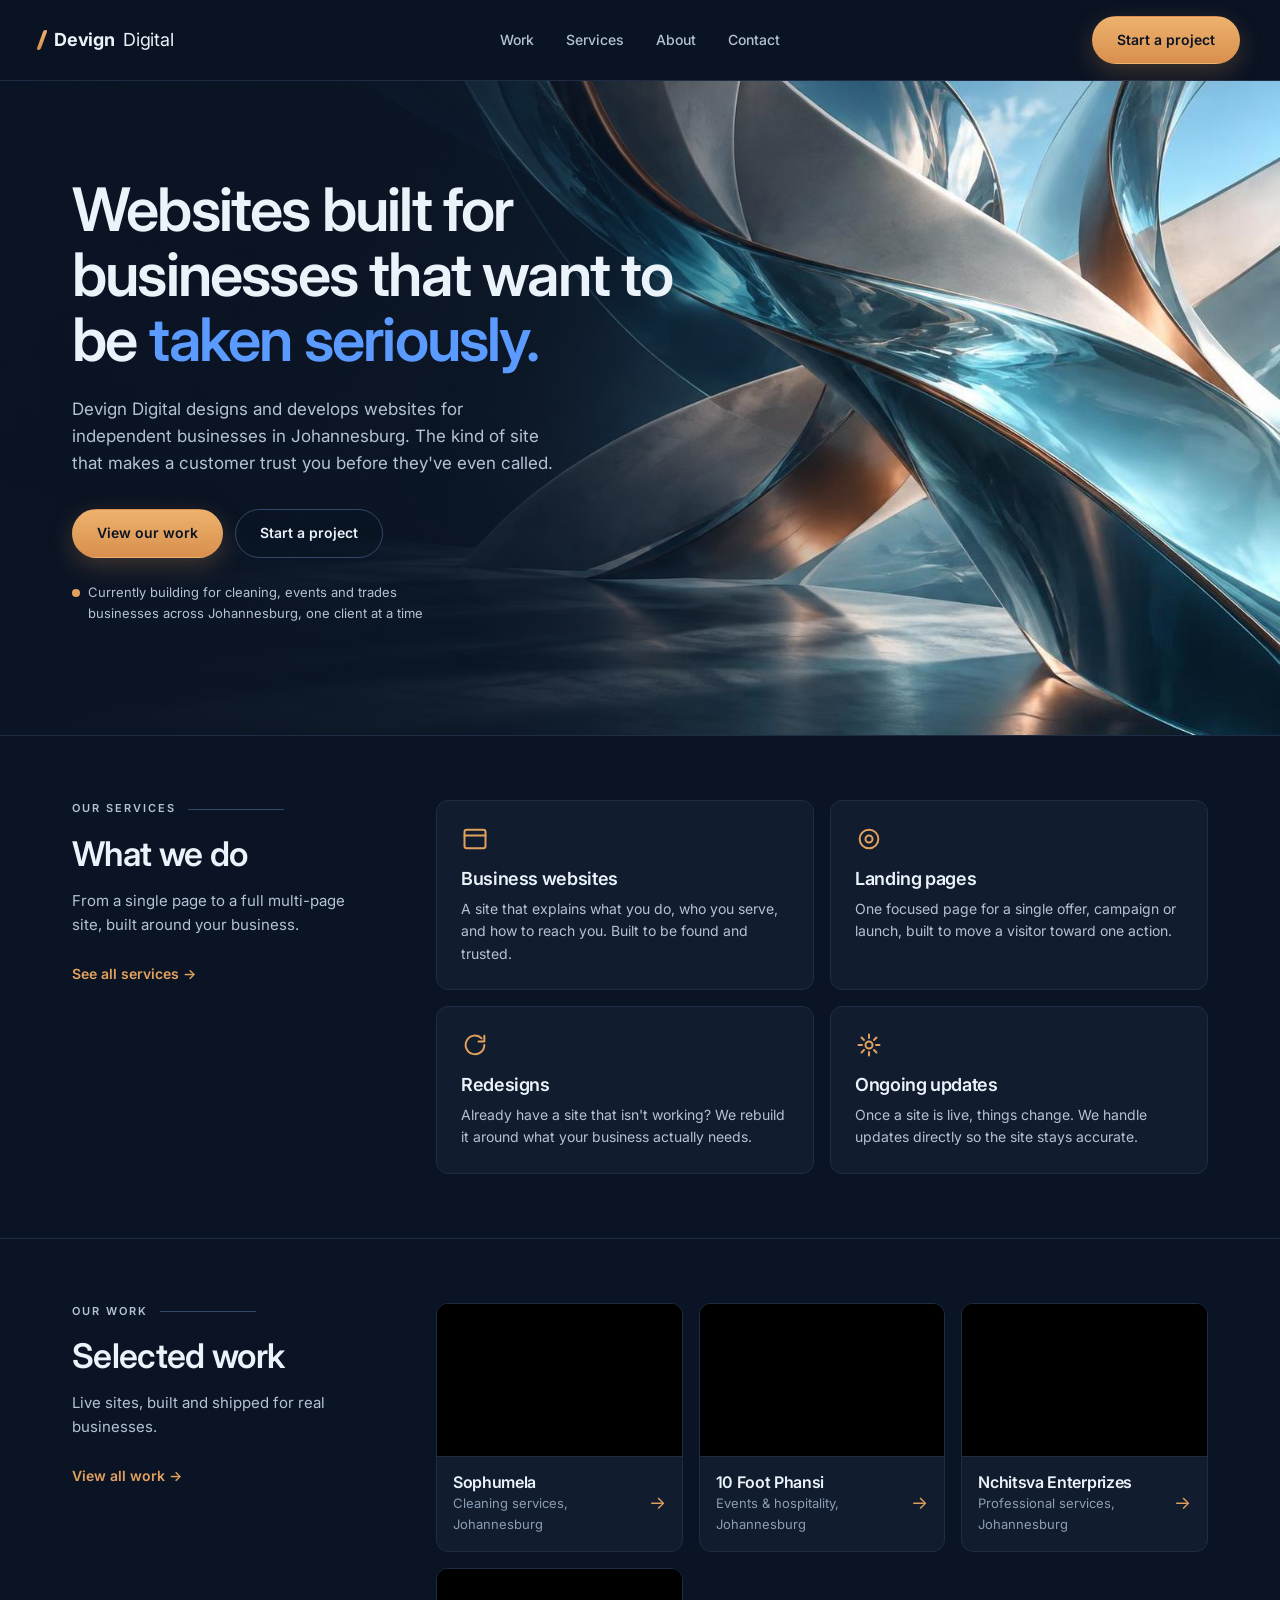
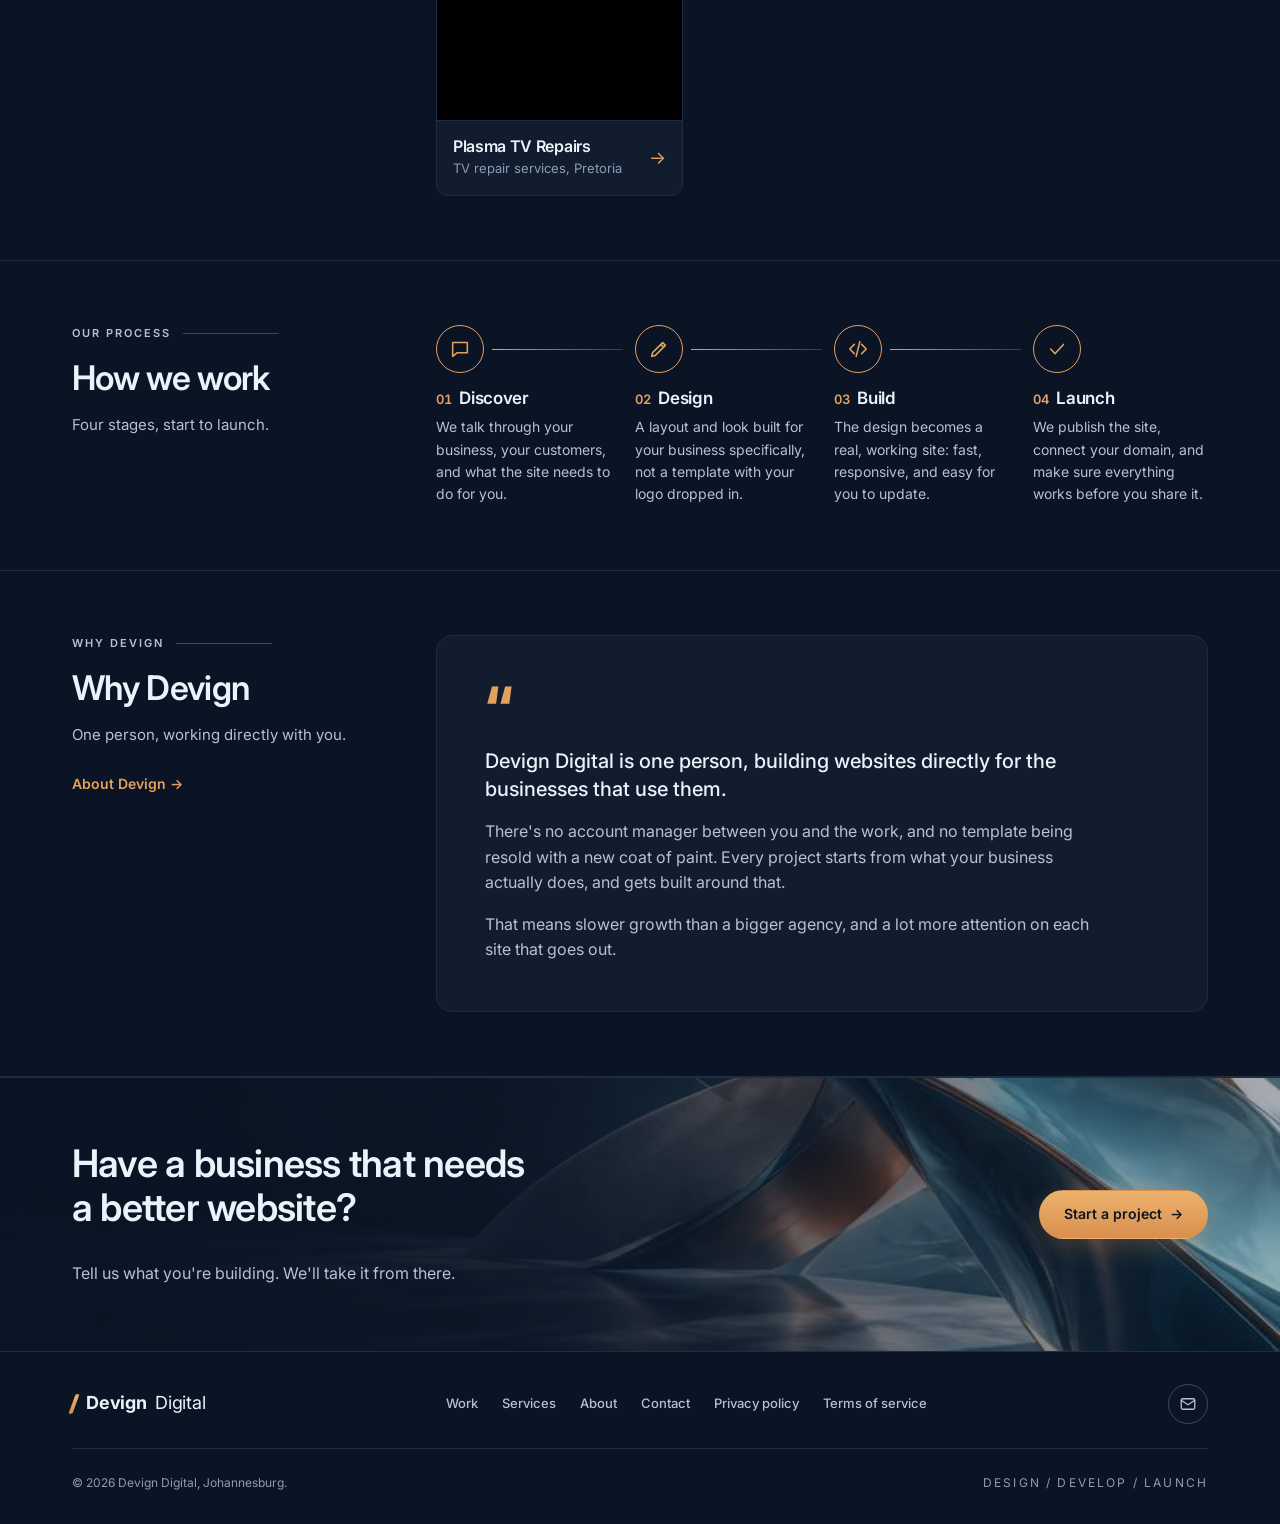
<file: index.html>
<!DOCTYPE html>
<html lang="en">
<head>
  <meta charset="UTF-8" />
  <meta name="viewport" content="width=device-width, initial-scale=1.0" />
  <title>Devign Digital — Websites for Johannesburg businesses</title>
  <meta name="description" content="Devign Digital designs and builds websites for independent businesses in Johannesburg — cleaning, events, electrical and trades companies that want to be taken seriously online." />
  <link rel="canonical" href="https://devigndigital.co.za/" />
  <meta property="og:title" content="Devign Digital — Websites for Johannesburg businesses" />
  <meta property="og:description" content="We design and build websites for independent businesses that need a stronger online presence." />
  <meta property="og:type" content="website" />
  <meta property="og:url" content="https://devigndigital.co.za/" />
  <link rel="icon" href="data:image/svg+xml,%3Csvg xmlns='http://www.w3.org/2000/svg' viewBox='0 0 100 100'%3E%3Crect width='100' height='100' fill='%230B1424'/%3E%3Ctext x='50' y='68' font-size='60' fill='%23F3EEE3' text-anchor='middle' font-family='Georgia,serif'%3ED%3C/text%3E%3C/svg%3E" />
  <link rel="preconnect" href="https://fonts.googleapis.com">
  <link rel="preconnect" href="https://fonts.gstatic.com" crossorigin>
  <link href="https://fonts.googleapis.com/css2?family=Inter:wght@400;500;600;700&display=swap" rel="stylesheet">
  <link rel="stylesheet" href="css/style.css" />
</head>
<body>

  <header class="site-header">
    <div class="wrap nav">
      <a href="index.html" class="wordmark"><b>Devign</b> Digital</a>
      <ul class="nav-links">
        <li><a href="work.html">Work</a></li>
        <li><a href="services.html">Services</a></li>
        <li><a href="about.html">About</a></li>
        <li><a href="contact.html">Contact</a></li>
      </ul>
      <a href="contact.html" class="btn btn-solid nav-cta">Start a project</a>
      <button class="menu-toggle" id="menu-toggle" aria-label="Open menu" aria-expanded="false" aria-controls="mobile-panel">
        <span></span><span></span><span></span>
      </button>
    </div>
    <nav class="mobile-panel" id="mobile-panel">
      <a href="work.html">Work</a>
      <a href="services.html">Services</a>
      <a href="about.html">About</a>
      <a href="contact.html">Contact</a>
    </nav>
  </header>

  <main>

    <!-- HERO -->
    <section class="hero">
      <div class="wrap">
        <div class="hero-inner">
          <h1>Websites built for businesses that want to be <span class="accent">taken seriously.</span></h1>
          <p class="hero-sub">Devign Digital designs and develops websites for independent businesses in Johannesburg. The kind of site that makes a customer trust you before they've even called.</p>
          <div class="hero-actions">
            <a href="work.html" class="btn btn-solid">View our work</a>
            <a href="contact.html" class="btn btn-outline">Start a project</a>
          </div>
          <p class="hero-status"><span class="dot" aria-hidden="true"></span>Currently building for cleaning, events and trades businesses across Johannesburg, one client at a time</p>
        </div>
      </div>
    </section>

    <!-- SERVICES -->
    <section class="section" id="services">
      <div class="wrap split">
        <div class="sec-intro">
          <div class="eyebrow">Our services</div>
          <h2>What we do</h2>
          <p>From a single page to a full multi-page site, built around your business.</p>
          <a class="text-link" href="services.html">See all services &rarr;</a>
        </div>
        <div class="svc-grid">
          <div class="svc-card"><svg class="icon" viewBox="0 0 24 24" aria-hidden="true"><rect x="3" y="4" width="18" height="16" rx="2"/><path d="M3 9h18"/></svg><h3>Business websites</h3><p>A site that explains what you do, who you serve, and how to reach you. Built to be found and trusted.</p></div>
          <div class="svc-card"><svg class="icon" viewBox="0 0 24 24" aria-hidden="true"><circle cx="12" cy="12" r="8"/><circle cx="12" cy="12" r="3"/></svg><h3>Landing pages</h3><p>One focused page for a single offer, campaign or launch, built to move a visitor toward one action.</p></div>
          <div class="svc-card"><svg class="icon" viewBox="0 0 24 24" aria-hidden="true"><path d="M20 12a8 8 0 1 1-2.3-5.7M20 4v5h-5"/></svg><h3>Redesigns</h3><p>Already have a site that isn't working? We rebuild it around what your business actually needs.</p></div>
          <div class="svc-card"><svg class="icon" viewBox="0 0 24 24" aria-hidden="true"><circle cx="12" cy="12" r="3"/><path d="M12 3v3M12 18v3M3 12h3M18 12h3M5.6 5.6l2.1 2.1M16.3 16.3l2.1 2.1M18.4 5.6l-2.1 2.1M7.7 16.3l-2.1 2.1"/></svg><h3>Ongoing updates</h3><p>Once a site is live, things change. We handle updates directly so the site stays accurate.</p></div>
        </div>
      </div>
    </section>

    <!-- SELECTED WORK -->
    <section class="section" id="work">
      <div class="wrap split">
        <div class="sec-intro">
          <div class="eyebrow">Our work</div>
          <h2>Selected work</h2>
          <p>Live sites, built and shipped for real businesses.</p>
          <a class="text-link" href="work.html">View all work &rarr;</a>
        </div>
        <div class="case-grid">
          <article class="case">
            <div class="case-media">
              <div class="case-frame-wrap shot" data-base="1280">
                <iframe src="https://keyayco.github.io/sophumela/" title="Sophumela site preview" loading="lazy" tabindex="-1" sandbox="allow-scripts allow-same-origin"></iframe>
              </div>
            </div>
            <div class="case-body">
              <div>
                <h3><a href="https://keyayco.github.io/sophumela/" target="_blank" rel="noopener">Sophumela</a></h3>
                <p>Cleaning services, Johannesburg</p>
              </div>
              <span class="case-arrow" aria-hidden="true">&rarr;</span>
            </div>
          </article>
          <article class="case">
            <div class="case-media">
              <div class="case-frame-wrap shot" data-base="1280">
                <iframe src="https://10footphansi.netlify.app" title="10 Foot Phansi site preview" loading="lazy" tabindex="-1" sandbox="allow-scripts allow-same-origin"></iframe>
              </div>
            </div>
            <div class="case-body">
              <div>
                <h3><a href="https://10footphansi.netlify.app" target="_blank" rel="noopener">10 Foot Phansi</a></h3>
                <p>Events &amp; hospitality, Johannesburg</p>
              </div>
              <span class="case-arrow" aria-hidden="true">&rarr;</span>
            </div>
          </article>
          <article class="case">
            <div class="case-media">
              <div class="case-frame-wrap shot" data-base="1280">
                <iframe src="https://keyayco.github.io/nchitsva-enterprizes/" title="Nchitsva Enterprizes site preview" loading="lazy" tabindex="-1" sandbox="allow-scripts allow-same-origin"></iframe>
              </div>
            </div>
            <div class="case-body">
              <div>
                <h3><a href="https://keyayco.github.io/nchitsva-enterprizes/" target="_blank" rel="noopener">Nchitsva Enterprizes</a></h3>
                <p>Professional services, Johannesburg</p>
              </div>
              <span class="case-arrow" aria-hidden="true">&rarr;</span>
            </div>
          </article>
          <article class="case">
            <div class="case-media">
              <div class="case-frame-wrap shot" data-base="1280">
                <iframe src="https://keyayco.github.io/plasma-tv-repairs/" title="Plasma TV Repairs site preview" loading="lazy" tabindex="-1" sandbox="allow-scripts allow-same-origin"></iframe>
              </div>
            </div>
            <div class="case-body">
              <div>
                <h3><a href="https://keyayco.github.io/plasma-tv-repairs/" target="_blank" rel="noopener">Plasma TV Repairs</a></h3>
                <p>TV repair services, Pretoria</p>
              </div>
              <span class="case-arrow" aria-hidden="true">&rarr;</span>
            </div>
          </article>
        </div>
      </div>
    </section>

    <!-- PROCESS -->
    <section class="section" id="process">
      <div class="wrap split">
        <div class="sec-intro">
          <div class="eyebrow">Our process</div>
          <h2>How we work</h2>
          <p>Four stages, start to launch.</p>
        </div>
        <div class="steps">
          <div class="step"><div class="step-icon"><svg class="icon" viewBox="0 0 24 24" aria-hidden="true"><path d="M4 5h16v11H9l-5 4z"/></svg></div><h3><span class="n">01</span>Discover</h3><p>We talk through your business, your customers, and what the site needs to do for you.</p></div>
          <div class="step"><div class="step-icon"><svg class="icon" viewBox="0 0 24 24" aria-hidden="true"><path d="M4 20l1-4L16 5l3 3L8 19zM14 7l3 3"/></svg></div><h3><span class="n">02</span>Design</h3><p>A layout and look built for your business specifically, not a template with your logo dropped in.</p></div>
          <div class="step"><div class="step-icon"><svg class="icon" viewBox="0 0 24 24" aria-hidden="true"><path d="M8 7l-5 5 5 5M16 7l5 5-5 5M14 4l-4 16"/></svg></div><h3><span class="n">03</span>Build</h3><p>The design becomes a real, working site: fast, responsive, and easy for you to update.</p></div>
          <div class="step"><div class="step-icon"><svg class="icon" viewBox="0 0 24 24" aria-hidden="true"><path d="M5 12l5 5 9-10"/></svg></div><h3><span class="n">04</span>Launch</h3><p>We publish the site, connect your domain, and make sure everything works before you share it.</p></div>
        </div>
      </div>
    </section>

    <!-- WHY DEVIGN -->
    <section class="section" id="why">
      <div class="wrap split">
        <div class="sec-intro">
          <div class="eyebrow">Why Devign</div>
          <h2>Why Devign</h2>
          <p>One person, working directly with you.</p>
          <a class="text-link" href="about.html">About Devign &rarr;</a>
        </div>
        <div class="why-panel">
          <p>Devign Digital is one person, building websites directly for the businesses that use them.</p>
          <p>There's no account manager between you and the work, and no template being resold with a new coat of paint. Every project starts from what your business actually does, and gets built around that.</p>
          <p>That means slower growth than a bigger agency, and a lot more attention on each site that goes out.</p>
        </div>
      </div>
    </section>

    <!-- CTA -->
    <section class="cta-band">
      <div class="wrap">
        <h2>Have a business that needs a better website?</h2>
        <p>Tell us what you're building. We'll take it from there.</p>
        <a href="contact.html" class="btn btn-solid">Start a project</a>
      </div>
    </section>

  </main>

  <footer class="site-footer">
    <div class="wrap">
      <div class="footer-top">
        <a href="index.html" class="wordmark"><b>Devign</b> Digital</a>
        <nav class="footer-nav" aria-label="Footer">
          <a href="work.html">Work</a>
          <a href="services.html">Services</a>
          <a href="about.html">About</a>
          <a href="contact.html">Contact</a>
          <a href="privacy.html">Privacy policy</a>
          <a href="terms.html">Terms of service</a>
        </nav>
        <a class="footer-mail" href="mailto:infinitedevignstudios@gmail.com" aria-label="Email Devign Digital">
          <svg viewBox="0 0 24 24" aria-hidden="true"><rect x="3" y="5" width="18" height="14" rx="2"/><path d="M3 7l9 6 9-6"/></svg>
        </a>
      </div>
      <div class="footer-bottom">
        <span>© 2026 Devign Digital, Johannesburg.</span>
        <span class="tag">Design / Develop / Launch</span>
      </div>
    </div>
  </footer>

  <script src="js/script.js"></script>
</body>
</html>
</file>
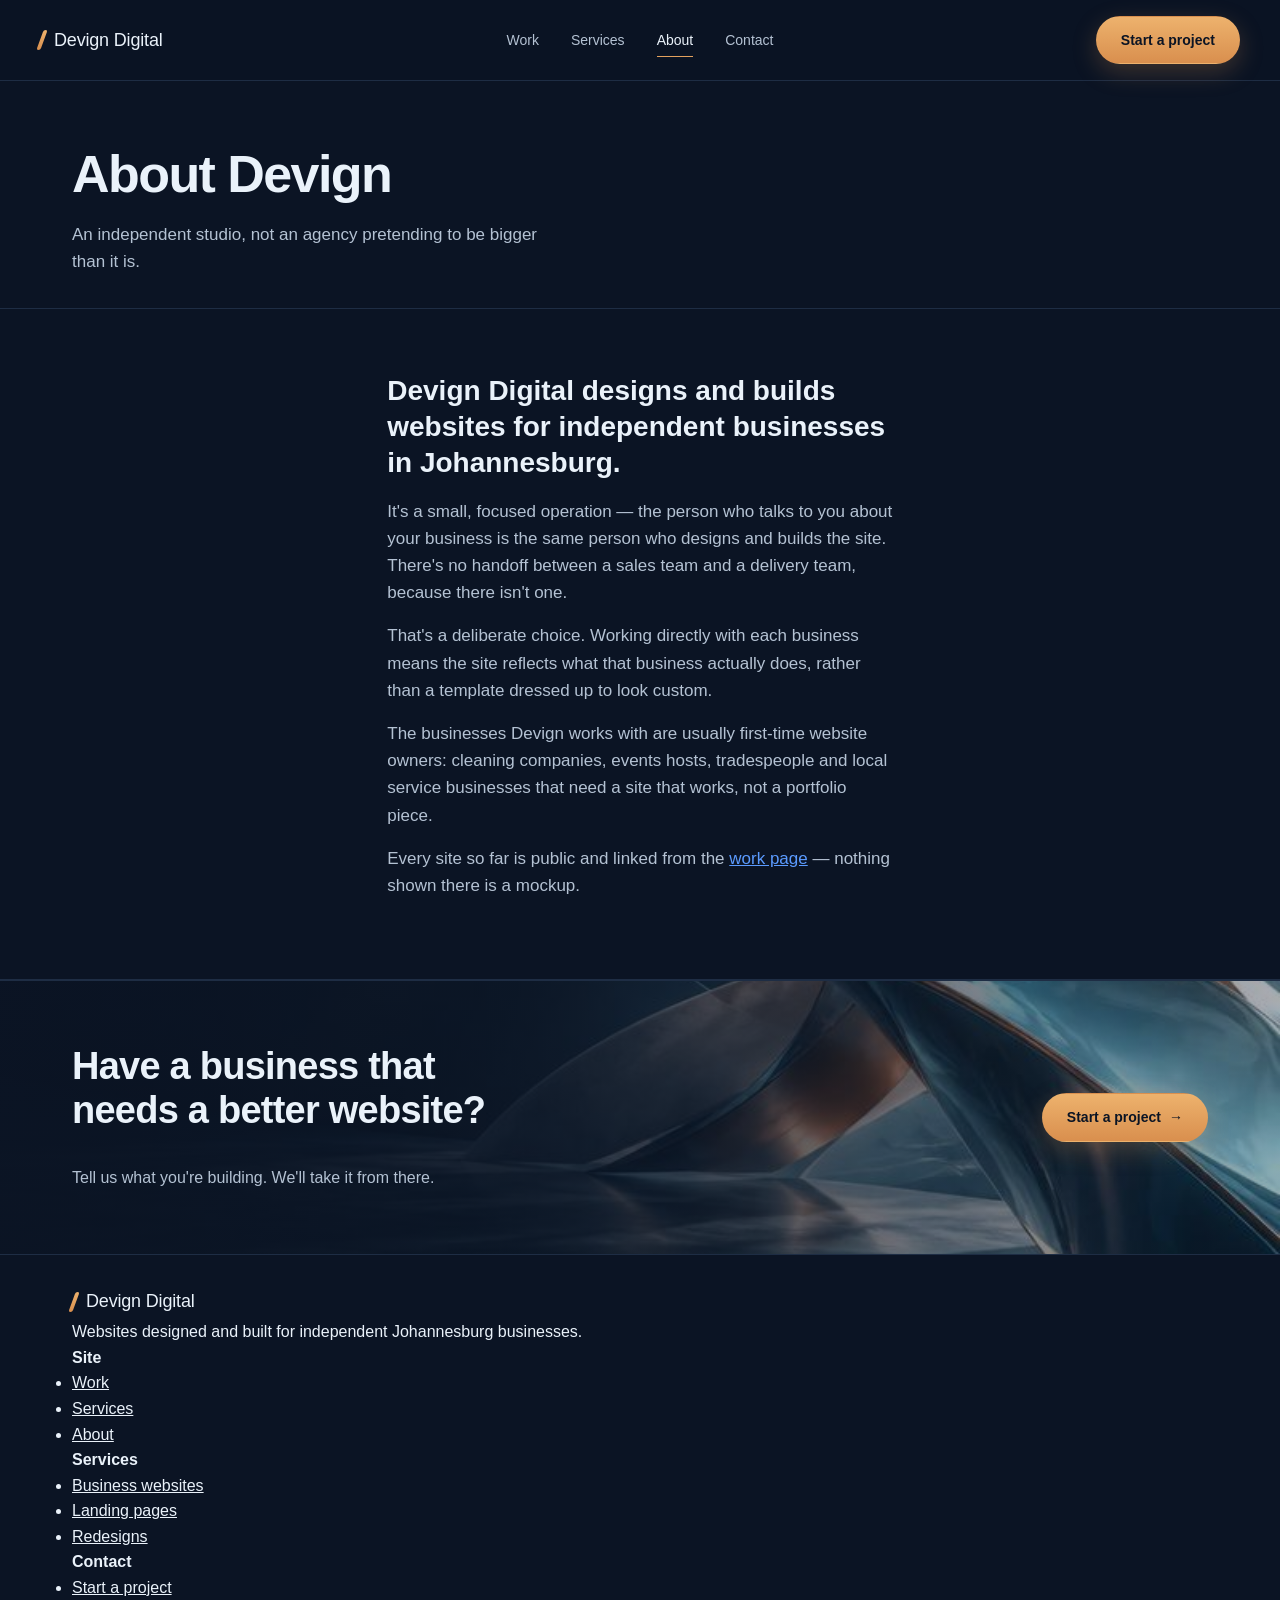
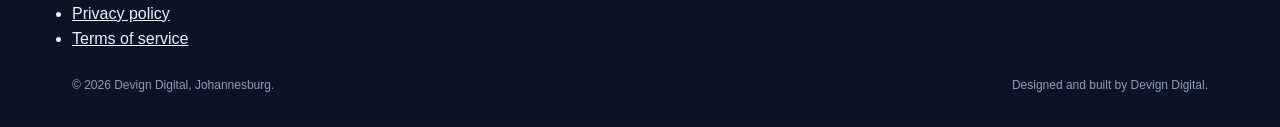
<file: about-1.html>
<!DOCTYPE html>
<html lang="en">
<head>
  <meta charset="UTF-8" />
  <meta name="viewport" content="width=device-width, initial-scale=1.0" />
  <title>About — Devign Digital</title>
  <meta name="description" content="Devign Digital is an independent digital studio building websites directly for Johannesburg businesses." />
  <link rel="canonical" href="https://devigndigital.co.za/about.html" />
  <link rel="icon" href="data:image/svg+xml,%3Csvg xmlns='http://www.w3.org/2000/svg' viewBox='0 0 100 100'%3E%3Crect width='100' height='100' fill='%2315140F'/%3E%3Ctext x='50' y='68' font-size='60' fill='%23F3EEE3' text-anchor='middle' font-family='Georgia,serif'%3ED%3C/text%3E%3C/svg%3E" />
  <link rel="preconnect" href="https://fonts.googleapis.com">
  <link rel="preconnect" href="https://fonts.gstatic.com" crossorigin>
  <link href="https://fonts.googleapis.com/css2?family=Fraunces:opsz,wght@9..144,400;9..144,500;9..144,600&family=Public+Sans:wght@400;500;600;700&display=swap" rel="stylesheet">
  <link rel="stylesheet" href="css/style.css" />
</head>
<body>

  <header class="site-header">
    <div class="wrap nav">
      <a href="index.html" class="wordmark">Devign Digital</a>
      <ul class="nav-links">
        <li><a href="work.html">Work</a></li>
        <li><a href="services.html">Services</a></li>
        <li><a href="about.html" aria-current="page">About</a></li>
        <li><a href="contact.html">Contact</a></li>
      </ul>
      <a href="contact.html" class="btn btn-solid nav-cta">Start a project</a>
      <button class="menu-toggle" id="menu-toggle" aria-label="Open menu" aria-expanded="false" aria-controls="mobile-panel">
        <span></span><span></span><span></span>
      </button>
    </div>
    <nav class="mobile-panel" id="mobile-panel">
      <a href="work.html">Work</a>
      <a href="services.html">Services</a>
      <a href="about.html">About</a>
      <a href="contact.html">Contact</a>
    </nav>
  </header>

  <main>
    <section class="page-header">
      <div class="wrap">
        <h1>About Devign</h1>
        <p>An independent studio, not an agency pretending to be bigger than it is.</p>
      </div>
    </section>

    <section class="section">
      <div class="wrap prose">
        <p>Devign Digital designs and builds websites for independent businesses in Johannesburg.</p>
        <p>It's a small, focused operation — the person who talks to you about your business is the same person who designs and builds the site. There's no handoff between a sales team and a delivery team, because there isn't one.</p>
        <p>That's a deliberate choice. Working directly with each business means the site reflects what that business actually does, rather than a template dressed up to look custom.</p>
        <p>The businesses Devign works with are usually first-time website owners: cleaning companies, events hosts, tradespeople and local service businesses that need a site that works, not a portfolio piece.</p>
        <p>Every site so far is public and linked from the <a href="work.html" style="text-decoration:underline;">work page</a> — nothing shown there is a mockup.</p>
      </div>
    </section>

    <section class="cta-band">
      <div class="wrap">
        <h2>Have a business that needs a better website?</h2>
        <p>Tell us what you're building. We'll take it from there.</p>
        <a href="contact.html" class="btn btn-solid">Start a project</a>
      </div>
    </section>
  </main>

  <footer class="site-footer">
    <div class="wrap">
      <div class="footer-grid">
        <div class="footer-brand">
          <span class="wordmark">Devign Digital</span>
          <p>Websites designed and built for independent Johannesburg businesses.</p>
        </div>
        <div class="footer-col">
          <h4>Site</h4>
          <ul>
            <li><a href="work.html">Work</a></li>
            <li><a href="services.html">Services</a></li>
            <li><a href="about.html">About</a></li>
          </ul>
        </div>
        <div class="footer-col">
          <h4>Services</h4>
          <ul>
            <li><a href="services.html#websites">Business websites</a></li>
            <li><a href="services.html#landing">Landing pages</a></li>
            <li><a href="services.html#redesigns">Redesigns</a></li>
          </ul>
        </div>
        <div class="footer-col">
          <h4>Contact</h4>
          <ul>
            <li><a href="contact.html">Start a project</a></li>
            <li><a href="privacy.html">Privacy policy</a></li>
            <li><a href="terms.html">Terms of service</a></li>
          </ul>
        </div>
      </div>
      <div class="footer-bottom">
        <span>© 2026 Devign Digital, Johannesburg.</span>
        <span>Designed and built by Devign Digital.</span>
      </div>
    </div>
  </footer>

  <script src="js/script.js"></script>
</body>
</html>
</file>
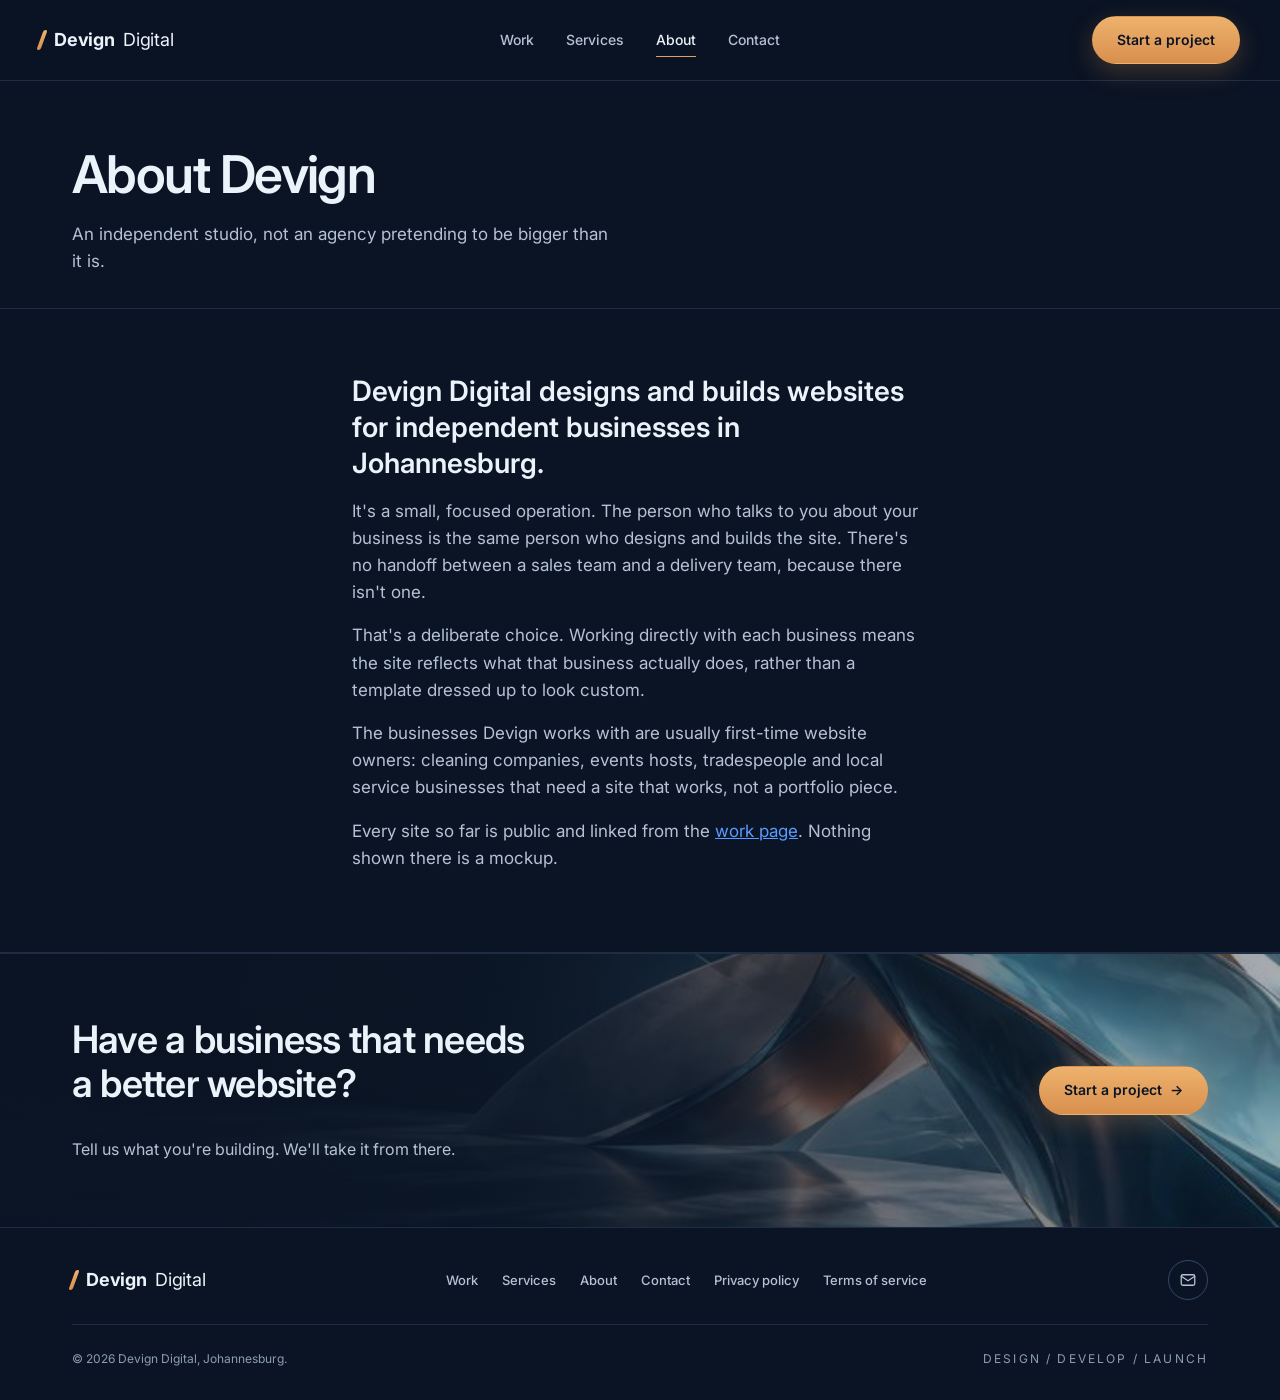
<file: about.html>
<!DOCTYPE html>
<html lang="en">
<head>
  <meta charset="UTF-8" />
  <meta name="viewport" content="width=device-width, initial-scale=1.0" />
  <title>About — Devign Digital</title>
  <meta name="description" content="Devign Digital is an independent digital studio building websites directly for Johannesburg businesses." />
  <link rel="canonical" href="https://devigndigital.co.za/about.html" />
  <link rel="icon" href="data:image/svg+xml,%3Csvg xmlns='http://www.w3.org/2000/svg' viewBox='0 0 100 100'%3E%3Crect width='100' height='100' fill='%230B1424'/%3E%3Ctext x='50' y='68' font-size='60' fill='%23F3EEE3' text-anchor='middle' font-family='Georgia,serif'%3ED%3C/text%3E%3C/svg%3E" />
  <link rel="preconnect" href="https://fonts.googleapis.com">
  <link rel="preconnect" href="https://fonts.gstatic.com" crossorigin>
  <link href="https://fonts.googleapis.com/css2?family=Inter:wght@400;500;600;700&display=swap" rel="stylesheet">
  <link rel="stylesheet" href="css/style.css" />
</head>
<body>

  <header class="site-header">
    <div class="wrap nav">
      <a href="index.html" class="wordmark"><b>Devign</b> Digital</a>
      <ul class="nav-links">
        <li><a href="work.html">Work</a></li>
        <li><a href="services.html">Services</a></li>
        <li><a href="about.html" aria-current="page">About</a></li>
        <li><a href="contact.html">Contact</a></li>
      </ul>
      <a href="contact.html" class="btn btn-solid nav-cta">Start a project</a>
      <button class="menu-toggle" id="menu-toggle" aria-label="Open menu" aria-expanded="false" aria-controls="mobile-panel">
        <span></span><span></span><span></span>
      </button>
    </div>
    <nav class="mobile-panel" id="mobile-panel">
      <a href="work.html">Work</a>
      <a href="services.html">Services</a>
      <a href="about.html">About</a>
      <a href="contact.html">Contact</a>
    </nav>
  </header>

  <main>
    <section class="page-header">
      <div class="wrap">
        <h1>About Devign</h1>
        <p>An independent studio, not an agency pretending to be bigger than it is.</p>
      </div>
    </section>

    <section class="section">
      <div class="wrap prose">
        <p>Devign Digital designs and builds websites for independent businesses in Johannesburg.</p>
        <p>It's a small, focused operation. The person who talks to you about your business is the same person who designs and builds the site. There's no handoff between a sales team and a delivery team, because there isn't one.</p>
        <p>That's a deliberate choice. Working directly with each business means the site reflects what that business actually does, rather than a template dressed up to look custom.</p>
        <p>The businesses Devign works with are usually first-time website owners: cleaning companies, events hosts, tradespeople and local service businesses that need a site that works, not a portfolio piece.</p>
        <p>Every site so far is public and linked from the <a href="work.html" style="text-decoration:underline;">work page</a>. Nothing shown there is a mockup.</p>
      </div>
    </section>

    <section class="cta-band">
      <div class="wrap">
        <h2>Have a business that needs a better website?</h2>
        <p>Tell us what you're building. We'll take it from there.</p>
        <a href="contact.html" class="btn btn-solid">Start a project</a>
      </div>
    </section>
  </main>

  <footer class="site-footer">
    <div class="wrap">
      <div class="footer-top">
        <a href="index.html" class="wordmark"><b>Devign</b> Digital</a>
        <nav class="footer-nav" aria-label="Footer">
          <a href="work.html">Work</a>
          <a href="services.html">Services</a>
          <a href="about.html">About</a>
          <a href="contact.html">Contact</a>
          <a href="privacy.html">Privacy policy</a>
          <a href="terms.html">Terms of service</a>
        </nav>
        <a class="footer-mail" href="mailto:infinitedevignstudios@gmail.com" aria-label="Email Devign Digital">
          <svg viewBox="0 0 24 24" aria-hidden="true"><rect x="3" y="5" width="18" height="14" rx="2"/><path d="M3 7l9 6 9-6"/></svg>
        </a>
      </div>
      <div class="footer-bottom">
        <span>© 2026 Devign Digital, Johannesburg.</span>
        <span class="tag">Design / Develop / Launch</span>
      </div>
    </div>
  </footer>

  <script src="js/script.js"></script>
</body>
</html>
</file>
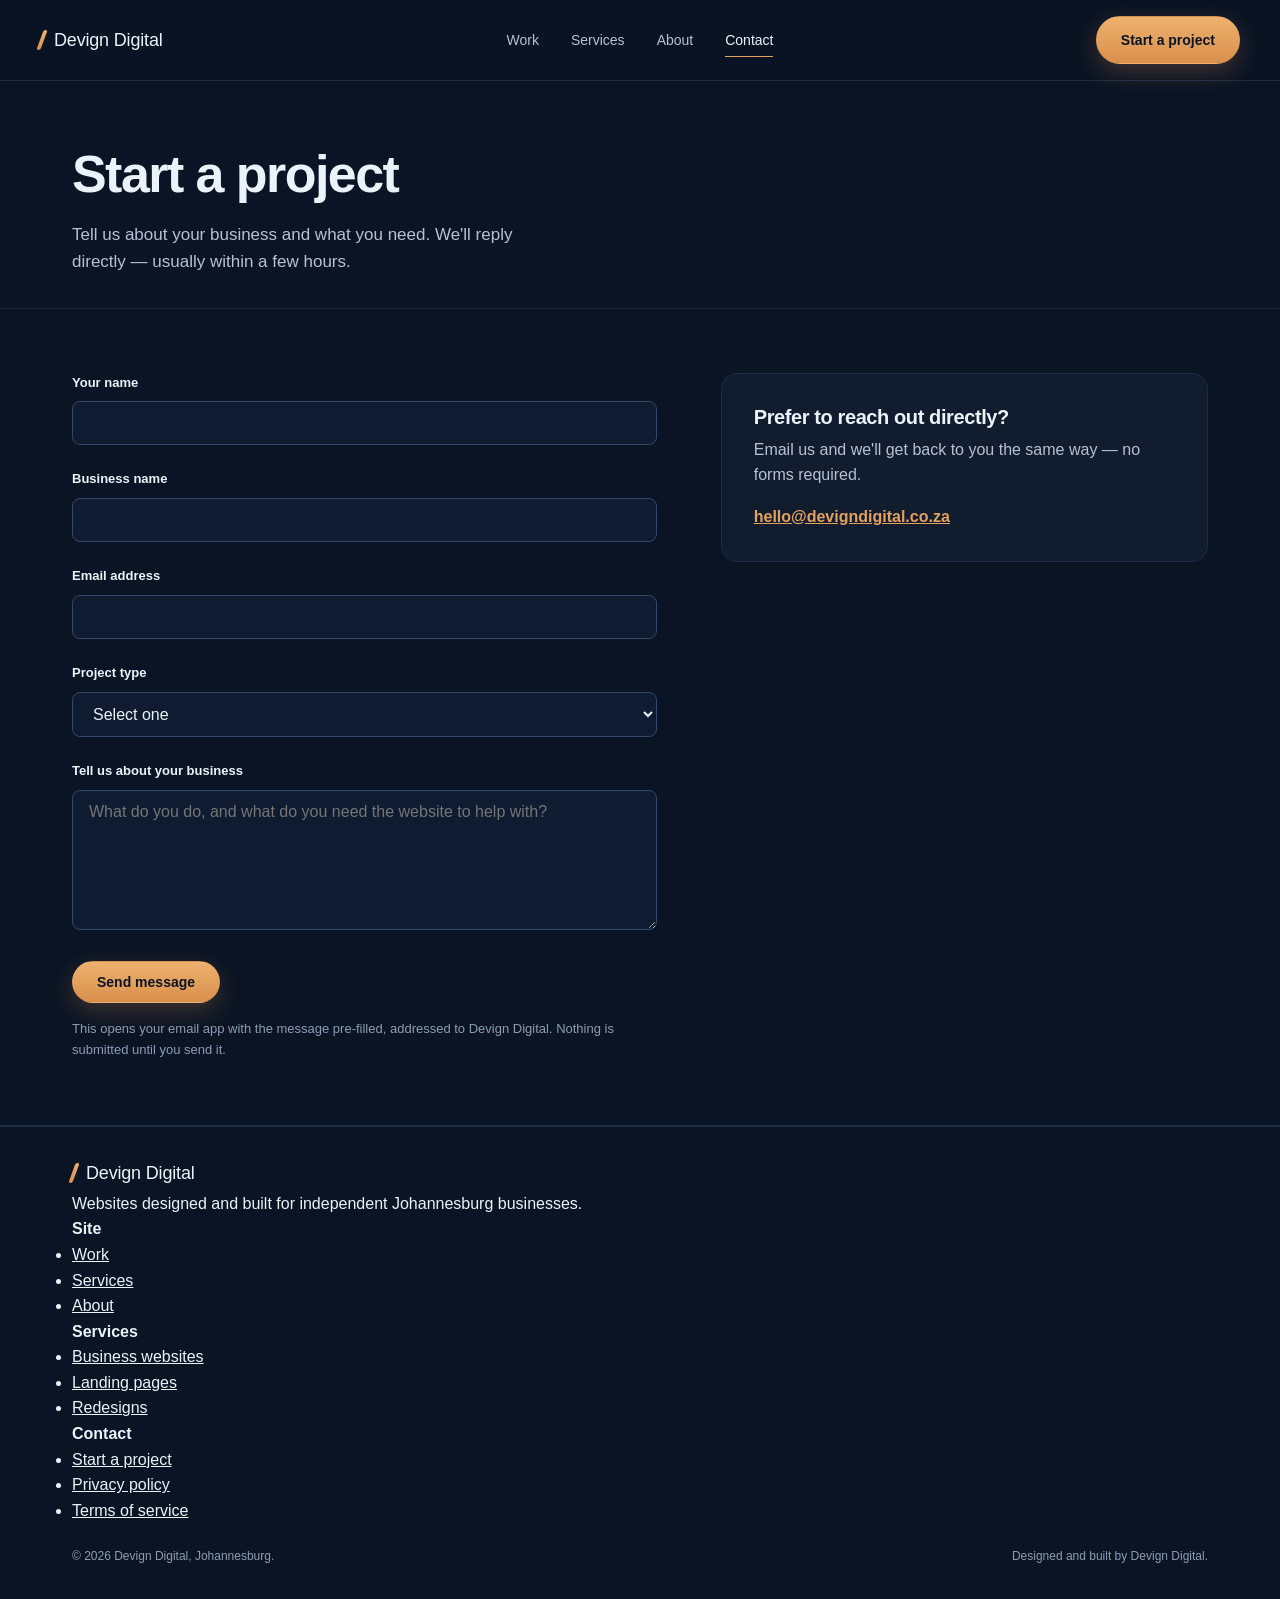
<file: contact-1.html>
<!DOCTYPE html>
<html lang="en">
<head>
  <meta charset="UTF-8" />
  <meta name="viewport" content="width=device-width, initial-scale=1.0" />
  <title>Contact — Devign Digital</title>
  <meta name="description" content="Start a website project with Devign Digital. Tell us about your business and we'll get back to you." />
  <link rel="canonical" href="https://devigndigital.co.za/contact.html" />
  <link rel="icon" href="data:image/svg+xml,%3Csvg xmlns='http://www.w3.org/2000/svg' viewBox='0 0 100 100'%3E%3Crect width='100' height='100' fill='%2315140F'/%3E%3Ctext x='50' y='68' font-size='60' fill='%23F3EEE3' text-anchor='middle' font-family='Georgia,serif'%3ED%3C/text%3E%3C/svg%3E" />
  <link rel="preconnect" href="https://fonts.googleapis.com">
  <link rel="preconnect" href="https://fonts.gstatic.com" crossorigin>
  <link href="https://fonts.googleapis.com/css2?family=Fraunces:opsz,wght@9..144,400;9..144,500;9..144,600&family=Public+Sans:wght@400;500;600;700&display=swap" rel="stylesheet">
  <link rel="stylesheet" href="css/style.css" />
</head>
<body>

  <header class="site-header">
    <div class="wrap nav">
      <a href="index.html" class="wordmark">Devign Digital</a>
      <ul class="nav-links">
        <li><a href="work.html">Work</a></li>
        <li><a href="services.html">Services</a></li>
        <li><a href="about.html">About</a></li>
        <li><a href="contact.html" aria-current="page">Contact</a></li>
      </ul>
      <a href="contact.html" class="btn btn-solid nav-cta">Start a project</a>
      <button class="menu-toggle" id="menu-toggle" aria-label="Open menu" aria-expanded="false" aria-controls="mobile-panel">
        <span></span><span></span><span></span>
      </button>
    </div>
    <nav class="mobile-panel" id="mobile-panel">
      <a href="work.html">Work</a>
      <a href="services.html">Services</a>
      <a href="about.html">About</a>
      <a href="contact.html">Contact</a>
    </nav>
  </header>

  <main>
    <section class="page-header">
      <div class="wrap">
        <h1>Start a project</h1>
        <p>Tell us about your business and what you need. We'll reply directly — usually within a few hours.</p>
      </div>
    </section>

    <section class="section">
      <div class="wrap contact-grid">

        <form id="contact-form" novalidate>
          <div class="field">
            <label for="name">Your name</label>
            <input type="text" id="name" name="name" required autocomplete="name" />
          </div>
          <div class="field">
            <label for="business">Business name</label>
            <input type="text" id="business" name="business" required autocomplete="organization" />
          </div>
          <div class="field">
            <label for="email">Email address</label>
            <input type="email" id="email" name="email" required autocomplete="email" />
          </div>
          <div class="field">
            <label for="type">Project type</label>
            <select id="type" name="type" required>
              <option value="">Select one</option>
              <option value="New business website">New business website</option>
              <option value="Landing page">Landing page</option>
              <option value="Website redesign">Website redesign</option>
              <option value="Ongoing updates">Ongoing updates</option>
              <option value="Not sure yet">Not sure yet</option>
            </select>
          </div>
          <div class="field">
            <label for="message">Tell us about your business</label>
            <textarea id="message" name="message" required placeholder="What do you do, and what do you need the website to help with?"></textarea>
          </div>
          <button type="submit" class="btn btn-solid">Send message</button>
          <p class="form-note">This opens your email app with the message pre-filled, addressed to Devign Digital. Nothing is submitted until you send it.</p>
        </form>

        <div class="contact-info">
          <h3>Prefer to reach out directly?</h3>
          <p>Email us and we'll get back to you the same way — no forms required.</p>
          <a class="direct" href="mailto:hello@devigndigital.co.za">hello@devigndigital.co.za</a>
        </div>

      </div>
    </section>
  </main>

  <footer class="site-footer">
    <div class="wrap">
      <div class="footer-grid">
        <div class="footer-brand">
          <span class="wordmark">Devign Digital</span>
          <p>Websites designed and built for independent Johannesburg businesses.</p>
        </div>
        <div class="footer-col">
          <h4>Site</h4>
          <ul>
            <li><a href="work.html">Work</a></li>
            <li><a href="services.html">Services</a></li>
            <li><a href="about.html">About</a></li>
          </ul>
        </div>
        <div class="footer-col">
          <h4>Services</h4>
          <ul>
            <li><a href="services.html#websites">Business websites</a></li>
            <li><a href="services.html#landing">Landing pages</a></li>
            <li><a href="services.html#redesigns">Redesigns</a></li>
          </ul>
        </div>
        <div class="footer-col">
          <h4>Contact</h4>
          <ul>
            <li><a href="contact.html">Start a project</a></li>
            <li><a href="privacy.html">Privacy policy</a></li>
            <li><a href="terms.html">Terms of service</a></li>
          </ul>
        </div>
      </div>
      <div class="footer-bottom">
        <span>© 2026 Devign Digital, Johannesburg.</span>
        <span>Designed and built by Devign Digital.</span>
      </div>
    </div>
  </footer>

  <script src="js/script.js"></script>
</body>
</html>
</file>
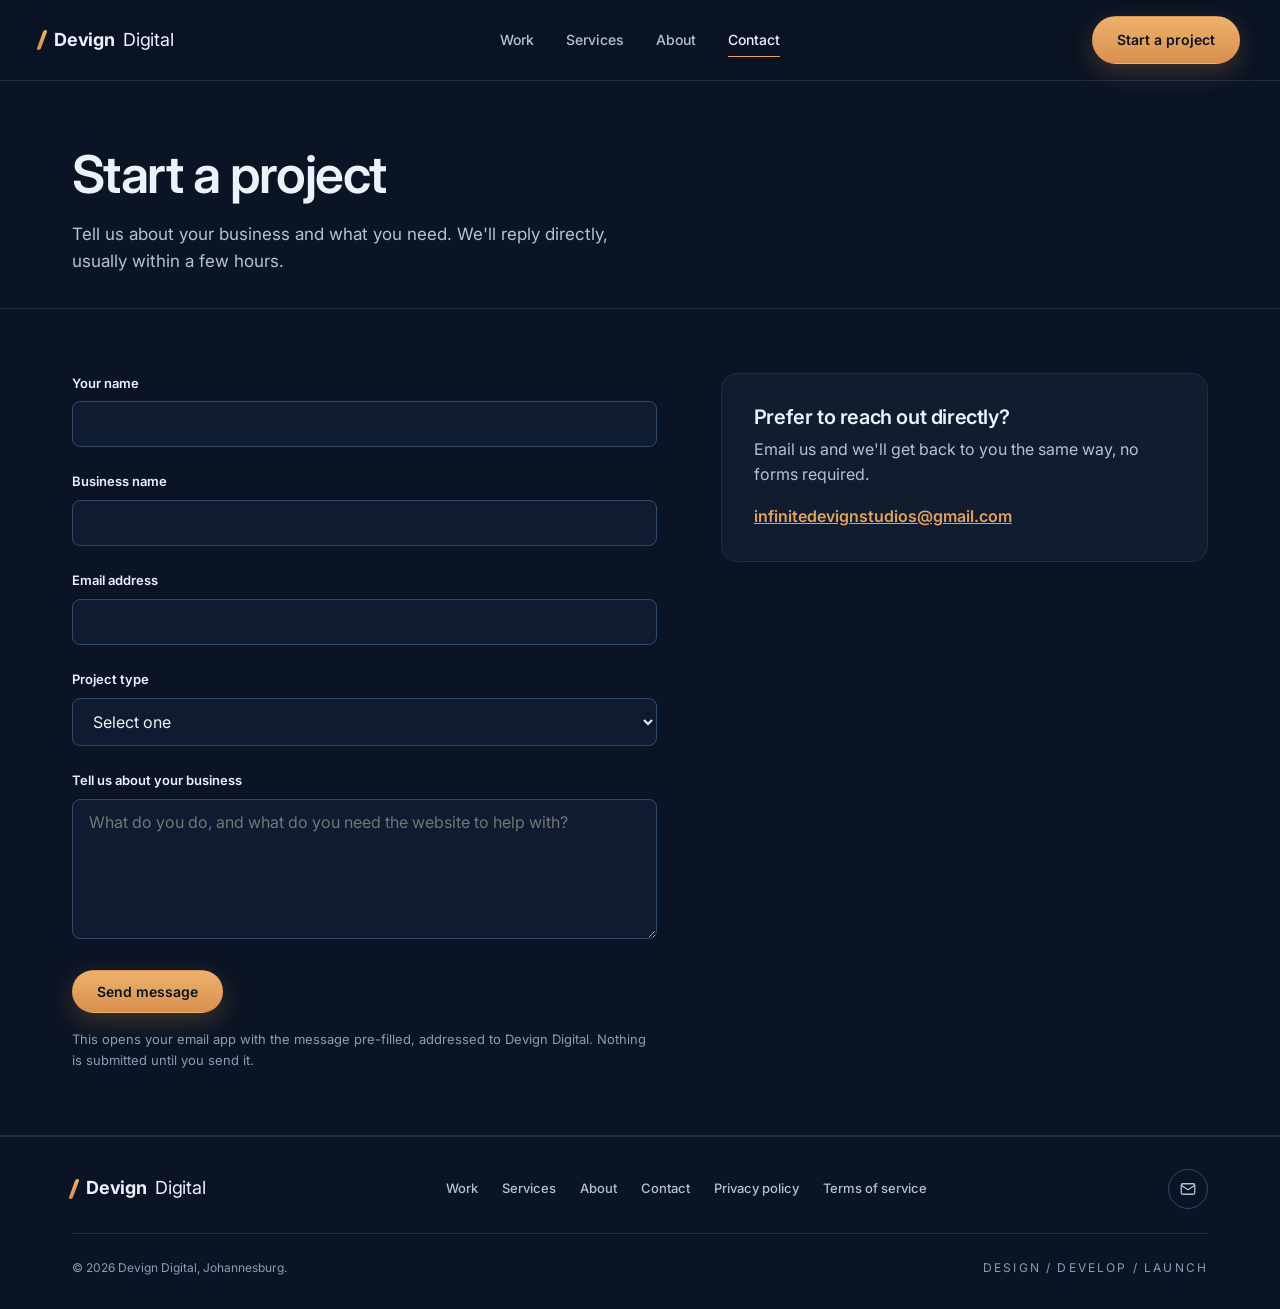
<file: contact.html>
<!DOCTYPE html>
<html lang="en">
<head>
  <meta charset="UTF-8" />
  <meta name="viewport" content="width=device-width, initial-scale=1.0" />
  <title>Contact — Devign Digital</title>
  <meta name="description" content="Start a website project with Devign Digital. Tell us about your business and we'll get back to you." />
  <link rel="canonical" href="https://devigndigital.co.za/contact.html" />
  <link rel="icon" href="data:image/svg+xml,%3Csvg xmlns='http://www.w3.org/2000/svg' viewBox='0 0 100 100'%3E%3Crect width='100' height='100' fill='%230B1424'/%3E%3Ctext x='50' y='68' font-size='60' fill='%23F3EEE3' text-anchor='middle' font-family='Georgia,serif'%3ED%3C/text%3E%3C/svg%3E" />
  <link rel="preconnect" href="https://fonts.googleapis.com">
  <link rel="preconnect" href="https://fonts.gstatic.com" crossorigin>
  <link href="https://fonts.googleapis.com/css2?family=Inter:wght@400;500;600;700&display=swap" rel="stylesheet">
  <link rel="stylesheet" href="css/style.css" />
</head>
<body>

  <header class="site-header">
    <div class="wrap nav">
      <a href="index.html" class="wordmark"><b>Devign</b> Digital</a>
      <ul class="nav-links">
        <li><a href="work.html">Work</a></li>
        <li><a href="services.html">Services</a></li>
        <li><a href="about.html">About</a></li>
        <li><a href="contact.html" aria-current="page">Contact</a></li>
      </ul>
      <a href="contact.html" class="btn btn-solid nav-cta">Start a project</a>
      <button class="menu-toggle" id="menu-toggle" aria-label="Open menu" aria-expanded="false" aria-controls="mobile-panel">
        <span></span><span></span><span></span>
      </button>
    </div>
    <nav class="mobile-panel" id="mobile-panel">
      <a href="work.html">Work</a>
      <a href="services.html">Services</a>
      <a href="about.html">About</a>
      <a href="contact.html">Contact</a>
    </nav>
  </header>

  <main>
    <section class="page-header">
      <div class="wrap">
        <h1>Start a project</h1>
        <p>Tell us about your business and what you need. We'll reply directly, usually within a few hours.</p>
      </div>
    </section>

    <section class="section">
      <div class="wrap contact-grid">

        <form id="contact-form" novalidate>
          <div class="field">
            <label for="name">Your name</label>
            <input type="text" id="name" name="name" required autocomplete="name" />
          </div>
          <div class="field">
            <label for="business">Business name</label>
            <input type="text" id="business" name="business" required autocomplete="organization" />
          </div>
          <div class="field">
            <label for="email">Email address</label>
            <input type="email" id="email" name="email" required autocomplete="email" />
          </div>
          <div class="field">
            <label for="type">Project type</label>
            <select id="type" name="type" required>
              <option value="">Select one</option>
              <option value="New business website">New business website</option>
              <option value="Landing page">Landing page</option>
              <option value="Website redesign">Website redesign</option>
              <option value="Ongoing updates">Ongoing updates</option>
              <option value="Not sure yet">Not sure yet</option>
            </select>
          </div>
          <div class="field">
            <label for="message">Tell us about your business</label>
            <textarea id="message" name="message" required placeholder="What do you do, and what do you need the website to help with?"></textarea>
          </div>
          <button type="submit" class="btn btn-solid">Send message</button>
          <p class="form-note">This opens your email app with the message pre-filled, addressed to Devign Digital. Nothing is submitted until you send it.</p>
        </form>

        <div class="contact-info">
          <h3>Prefer to reach out directly?</h3>
          <p>Email us and we'll get back to you the same way, no forms required.</p>
          <a class="direct" href="mailto:infinitedevignstudios@gmail.com">infinitedevignstudios@gmail.com</a>
        </div>

      </div>
    </section>
  </main>

  <footer class="site-footer">
    <div class="wrap">
      <div class="footer-top">
        <a href="index.html" class="wordmark"><b>Devign</b> Digital</a>
        <nav class="footer-nav" aria-label="Footer">
          <a href="work.html">Work</a>
          <a href="services.html">Services</a>
          <a href="about.html">About</a>
          <a href="contact.html">Contact</a>
          <a href="privacy.html">Privacy policy</a>
          <a href="terms.html">Terms of service</a>
        </nav>
        <a class="footer-mail" href="mailto:infinitedevignstudios@gmail.com" aria-label="Email Devign Digital">
          <svg viewBox="0 0 24 24" aria-hidden="true"><rect x="3" y="5" width="18" height="14" rx="2"/><path d="M3 7l9 6 9-6"/></svg>
        </a>
      </div>
      <div class="footer-bottom">
        <span>© 2026 Devign Digital, Johannesburg.</span>
        <span class="tag">Design / Develop / Launch</span>
      </div>
    </div>
  </footer>

  <script src="js/script.js"></script>
</body>
</html>
</file>
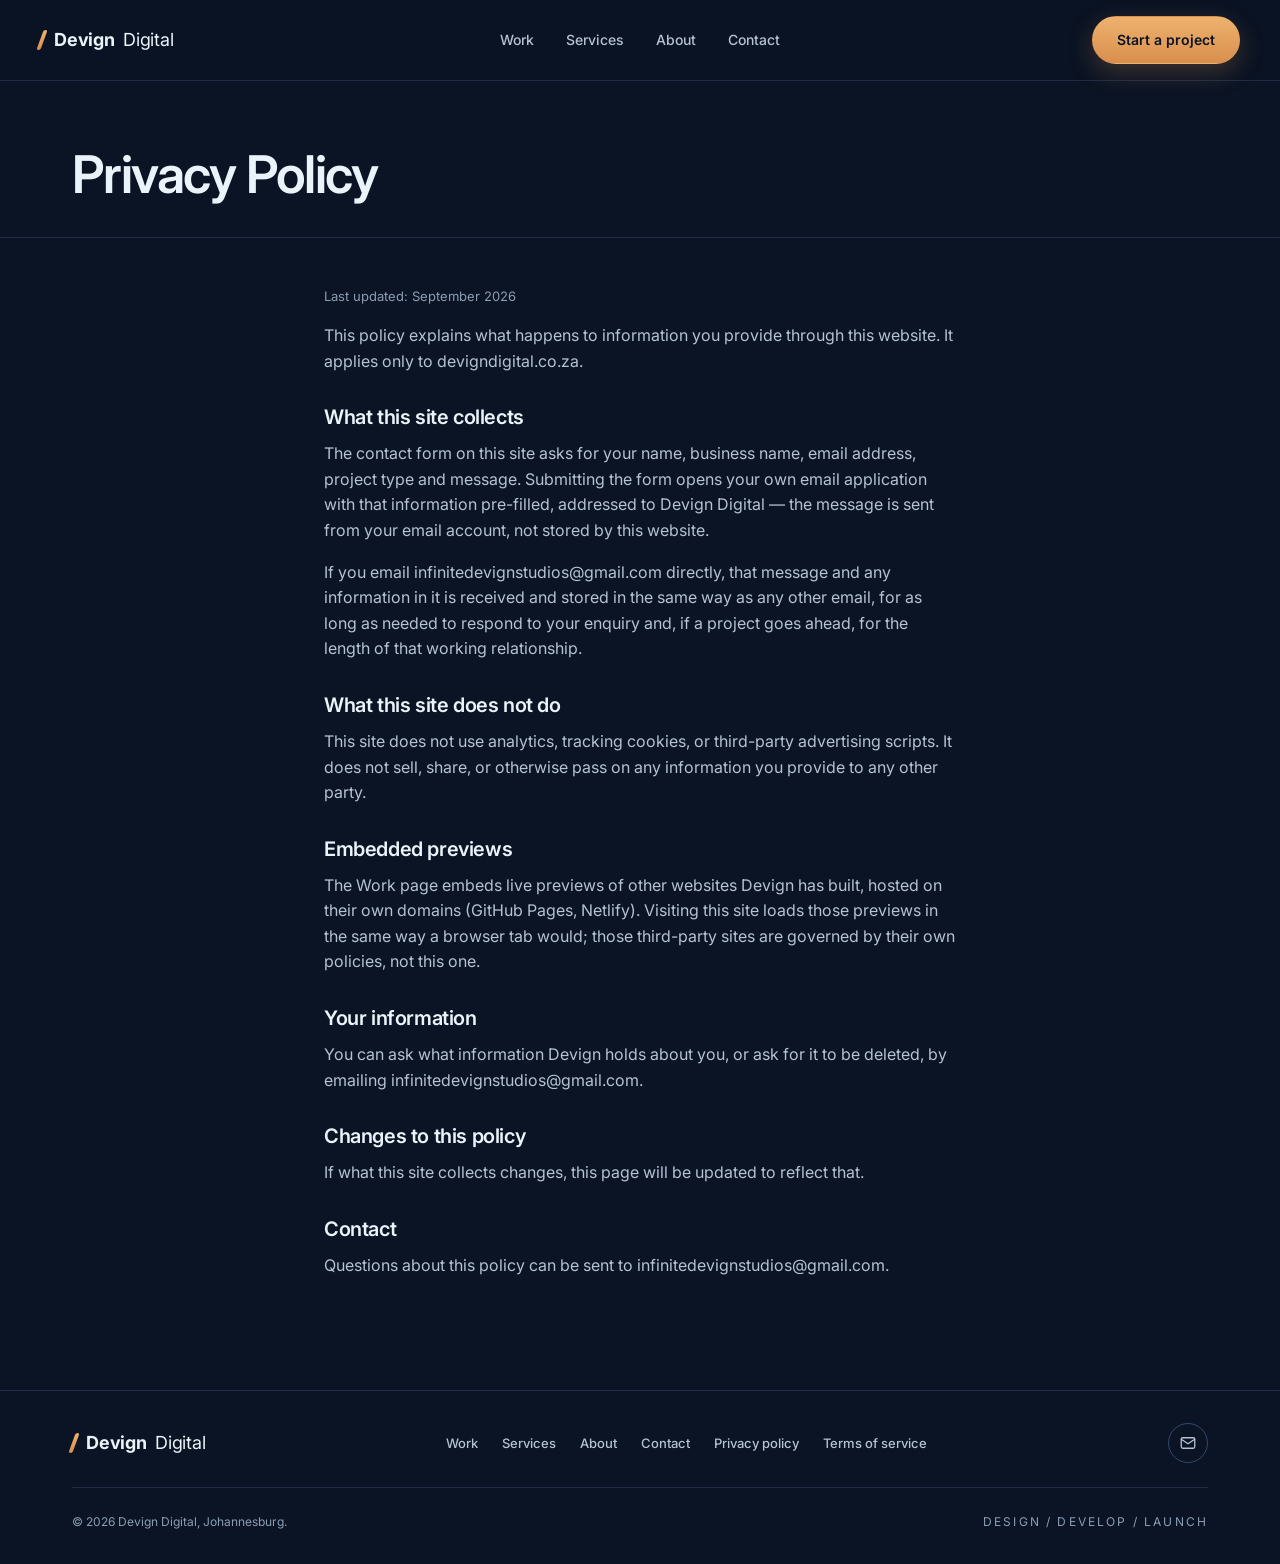
<file: privacy.html>
<!DOCTYPE html>
<html lang="en">
<head>
  <meta charset="UTF-8" />
  <meta name="viewport" content="width=device-width, initial-scale=1.0" />
  <title>Privacy Policy — Devign Digital</title>
  <meta name="description" content="How Devign Digital handles information submitted through this website." />
  <link rel="canonical" href="https://devigndigital.co.za/privacy.html" />
  <link rel="icon" href="data:image/svg+xml,%3Csvg xmlns='http://www.w3.org/2000/svg' viewBox='0 0 100 100'%3E%3Crect width='100' height='100' fill='%230B1424'/%3E%3Ctext x='50' y='68' font-size='60' fill='%23F3EEE3' text-anchor='middle' font-family='Georgia,serif'%3ED%3C/text%3E%3C/svg%3E" />
  <link rel="preconnect" href="https://fonts.googleapis.com">
  <link rel="preconnect" href="https://fonts.gstatic.com" crossorigin>
  <link href="https://fonts.googleapis.com/css2?family=Inter:wght@400;500;600;700&display=swap" rel="stylesheet">
  <link rel="stylesheet" href="css/style.css" />
</head>
<body>

  <header class="site-header">
    <div class="wrap nav">
      <a href="index.html" class="wordmark"><b>Devign</b> Digital</a>
      <ul class="nav-links">
        <li><a href="work.html">Work</a></li>
        <li><a href="services.html">Services</a></li>
        <li><a href="about.html">About</a></li>
        <li><a href="contact.html">Contact</a></li>
      </ul>
      <a href="contact.html" class="btn btn-solid nav-cta">Start a project</a>
      <button class="menu-toggle" id="menu-toggle" aria-label="Open menu" aria-expanded="false" aria-controls="mobile-panel">
        <span></span><span></span><span></span>
      </button>
    </div>
    <nav class="mobile-panel" id="mobile-panel">
      <a href="work.html">Work</a>
      <a href="services.html">Services</a>
      <a href="about.html">About</a>
      <a href="contact.html">Contact</a>
    </nav>
  </header>

  <main>
    <section class="page-header">
      <div class="wrap">
        <h1>Privacy Policy</h1>
      </div>
    </section>

    <section class="wrap legal-body">
      <p class="updated">Last updated: September 2026</p>

      <p>This policy explains what happens to information you provide through this website. It applies only to devigndigital.co.za.</p>

      <h2>What this site collects</h2>
      <p>The contact form on this site asks for your name, business name, email address, project type and message. Submitting the form opens your own email application with that information pre-filled, addressed to Devign Digital — the message is sent from your email account, not stored by this website.</p>
      <p>If you email infinitedevignstudios@gmail.com directly, that message and any information in it is received and stored in the same way as any other email, for as long as needed to respond to your enquiry and, if a project goes ahead, for the length of that working relationship.</p>

      <h2>What this site does not do</h2>
      <p>This site does not use analytics, tracking cookies, or third-party advertising scripts. It does not sell, share, or otherwise pass on any information you provide to any other party.</p>

      <h2>Embedded previews</h2>
      <p>The Work page embeds live previews of other websites Devign has built, hosted on their own domains (GitHub Pages, Netlify). Visiting this site loads those previews in the same way a browser tab would; those third-party sites are governed by their own policies, not this one.</p>

      <h2>Your information</h2>
      <p>You can ask what information Devign holds about you, or ask for it to be deleted, by emailing infinitedevignstudios@gmail.com.</p>

      <h2>Changes to this policy</h2>
      <p>If what this site collects changes, this page will be updated to reflect that.</p>

      <h2>Contact</h2>
      <p>Questions about this policy can be sent to infinitedevignstudios@gmail.com.</p>
    </section>
  </main>

  <footer class="site-footer">
    <div class="wrap">
      <div class="footer-top">
        <a href="index.html" class="wordmark"><b>Devign</b> Digital</a>
        <nav class="footer-nav" aria-label="Footer">
          <a href="work.html">Work</a>
          <a href="services.html">Services</a>
          <a href="about.html">About</a>
          <a href="contact.html">Contact</a>
          <a href="privacy.html">Privacy policy</a>
          <a href="terms.html">Terms of service</a>
        </nav>
        <a class="footer-mail" href="mailto:infinitedevignstudios@gmail.com" aria-label="Email Devign Digital">
          <svg viewBox="0 0 24 24" aria-hidden="true"><rect x="3" y="5" width="18" height="14" rx="2"/><path d="M3 7l9 6 9-6"/></svg>
        </a>
      </div>
      <div class="footer-bottom">
        <span>© 2026 Devign Digital, Johannesburg.</span>
        <span class="tag">Design / Develop / Launch</span>
      </div>
    </div>
  </footer>

  <script src="js/script.js"></script>
</body>
</html>
</file>
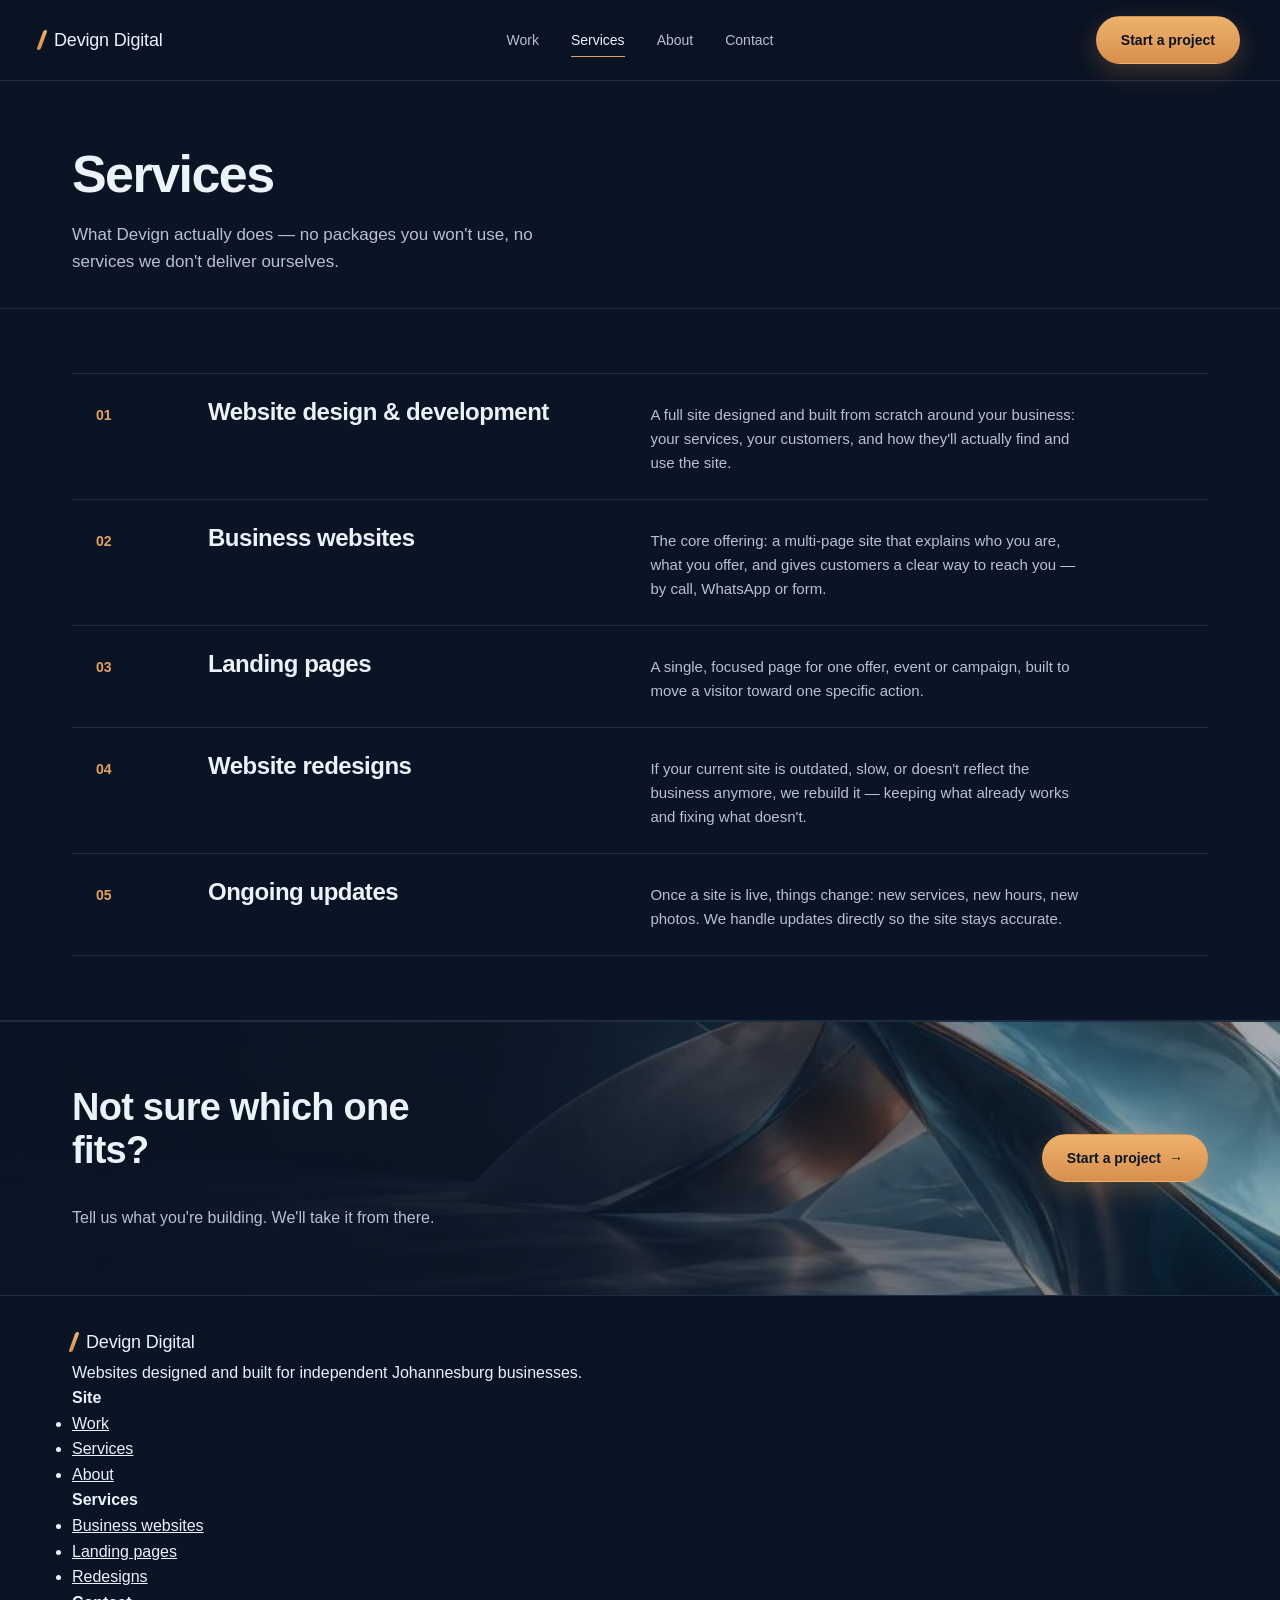
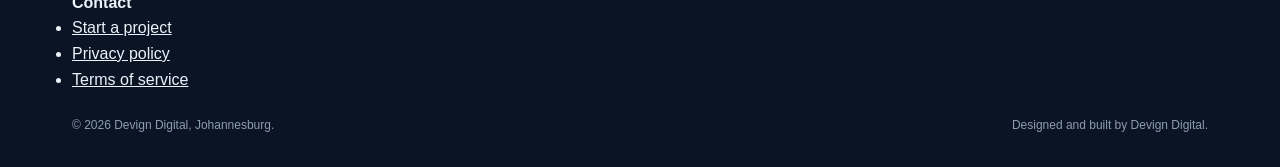
<file: services-1.html>
<!DOCTYPE html>
<html lang="en">
<head>
  <meta charset="UTF-8" />
  <meta name="viewport" content="width=device-width, initial-scale=1.0" />
  <title>Services — Devign Digital</title>
  <meta name="description" content="Website design, development, redesigns, landing pages and ongoing updates for independent Johannesburg businesses." />
  <link rel="canonical" href="https://devigndigital.co.za/services.html" />
  <link rel="icon" href="data:image/svg+xml,%3Csvg xmlns='http://www.w3.org/2000/svg' viewBox='0 0 100 100'%3E%3Crect width='100' height='100' fill='%2315140F'/%3E%3Ctext x='50' y='68' font-size='60' fill='%23F3EEE3' text-anchor='middle' font-family='Georgia,serif'%3ED%3C/text%3E%3C/svg%3E" />
  <link rel="preconnect" href="https://fonts.googleapis.com">
  <link rel="preconnect" href="https://fonts.gstatic.com" crossorigin>
  <link href="https://fonts.googleapis.com/css2?family=Fraunces:opsz,wght@9..144,400;9..144,500;9..144,600&family=Public+Sans:wght@400;500;600;700&display=swap" rel="stylesheet">
  <link rel="stylesheet" href="css/style.css" />
</head>
<body>

  <header class="site-header">
    <div class="wrap nav">
      <a href="index.html" class="wordmark">Devign Digital</a>
      <ul class="nav-links">
        <li><a href="work.html">Work</a></li>
        <li><a href="services.html" aria-current="page">Services</a></li>
        <li><a href="about.html">About</a></li>
        <li><a href="contact.html">Contact</a></li>
      </ul>
      <a href="contact.html" class="btn btn-solid nav-cta">Start a project</a>
      <button class="menu-toggle" id="menu-toggle" aria-label="Open menu" aria-expanded="false" aria-controls="mobile-panel">
        <span></span><span></span><span></span>
      </button>
    </div>
    <nav class="mobile-panel" id="mobile-panel">
      <a href="work.html">Work</a>
      <a href="services.html">Services</a>
      <a href="about.html">About</a>
      <a href="contact.html">Contact</a>
    </nav>
  </header>

  <main>
    <section class="page-header">
      <div class="wrap">
        <h1>Services</h1>
        <p>What Devign actually does — no packages you won't use, no services we don't deliver ourselves.</p>
      </div>
    </section>

    <section class="section">
      <div class="wrap">
        <div class="service-row" id="websites">
          <span class="service-index">01</span>
          <h3>Website design &amp; development</h3>
          <p>A full site designed and built from scratch around your business: your services, your customers, and how they'll actually find and use the site.</p>
        </div>
        <div class="service-row">
          <span class="service-index">02</span>
          <h3>Business websites</h3>
          <p>The core offering: a multi-page site that explains who you are, what you offer, and gives customers a clear way to reach you — by call, WhatsApp or form.</p>
        </div>
        <div class="service-row" id="landing">
          <span class="service-index">03</span>
          <h3>Landing pages</h3>
          <p>A single, focused page for one offer, event or campaign, built to move a visitor toward one specific action.</p>
        </div>
        <div class="service-row" id="redesigns">
          <span class="service-index">04</span>
          <h3>Website redesigns</h3>
          <p>If your current site is outdated, slow, or doesn't reflect the business anymore, we rebuild it — keeping what already works and fixing what doesn't.</p>
        </div>
        <div class="service-row">
          <span class="service-index">05</span>
          <h3>Ongoing updates</h3>
          <p>Once a site is live, things change: new services, new hours, new photos. We handle updates directly so the site stays accurate.</p>
        </div>
      </div>
    </section>

    <section class="cta-band">
      <div class="wrap">
        <h2>Not sure which one fits?</h2>
        <p>Tell us what you're building. We'll take it from there.</p>
        <a href="contact.html" class="btn btn-solid">Start a project</a>
      </div>
    </section>
  </main>

  <footer class="site-footer">
    <div class="wrap">
      <div class="footer-grid">
        <div class="footer-brand">
          <span class="wordmark">Devign Digital</span>
          <p>Websites designed and built for independent Johannesburg businesses.</p>
        </div>
        <div class="footer-col">
          <h4>Site</h4>
          <ul>
            <li><a href="work.html">Work</a></li>
            <li><a href="services.html">Services</a></li>
            <li><a href="about.html">About</a></li>
          </ul>
        </div>
        <div class="footer-col">
          <h4>Services</h4>
          <ul>
            <li><a href="services.html#websites">Business websites</a></li>
            <li><a href="services.html#landing">Landing pages</a></li>
            <li><a href="services.html#redesigns">Redesigns</a></li>
          </ul>
        </div>
        <div class="footer-col">
          <h4>Contact</h4>
          <ul>
            <li><a href="contact.html">Start a project</a></li>
            <li><a href="privacy.html">Privacy policy</a></li>
            <li><a href="terms.html">Terms of service</a></li>
          </ul>
        </div>
      </div>
      <div class="footer-bottom">
        <span>© 2026 Devign Digital, Johannesburg.</span>
        <span>Designed and built by Devign Digital.</span>
      </div>
    </div>
  </footer>

  <script src="js/script.js"></script>
</body>
</html>
</file>
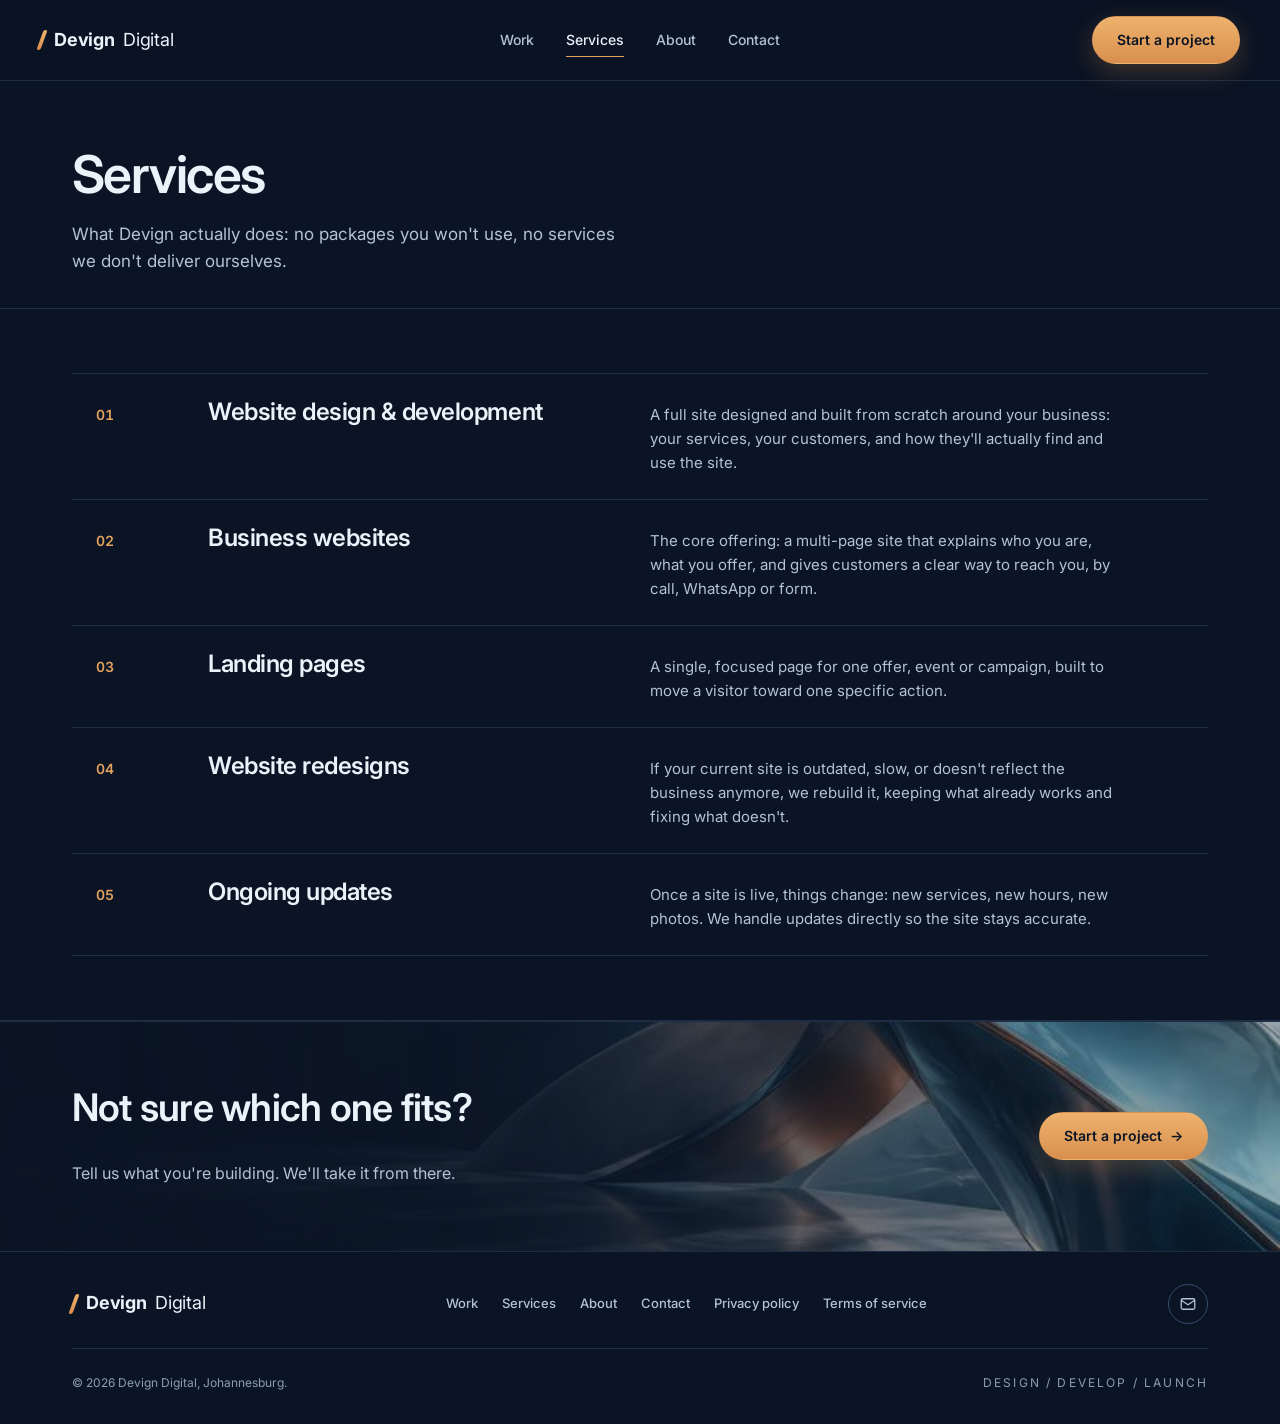
<file: services.html>
<!DOCTYPE html>
<html lang="en">
<head>
  <meta charset="UTF-8" />
  <meta name="viewport" content="width=device-width, initial-scale=1.0" />
  <title>Services — Devign Digital</title>
  <meta name="description" content="Website design, development, redesigns, landing pages and ongoing updates for independent Johannesburg businesses." />
  <link rel="canonical" href="https://devigndigital.co.za/services.html" />
  <link rel="icon" href="data:image/svg+xml,%3Csvg xmlns='http://www.w3.org/2000/svg' viewBox='0 0 100 100'%3E%3Crect width='100' height='100' fill='%230B1424'/%3E%3Ctext x='50' y='68' font-size='60' fill='%23F3EEE3' text-anchor='middle' font-family='Georgia,serif'%3ED%3C/text%3E%3C/svg%3E" />
  <link rel="preconnect" href="https://fonts.googleapis.com">
  <link rel="preconnect" href="https://fonts.gstatic.com" crossorigin>
  <link href="https://fonts.googleapis.com/css2?family=Inter:wght@400;500;600;700&display=swap" rel="stylesheet">
  <link rel="stylesheet" href="css/style.css" />
</head>
<body>

  <header class="site-header">
    <div class="wrap nav">
      <a href="index.html" class="wordmark"><b>Devign</b> Digital</a>
      <ul class="nav-links">
        <li><a href="work.html">Work</a></li>
        <li><a href="services.html" aria-current="page">Services</a></li>
        <li><a href="about.html">About</a></li>
        <li><a href="contact.html">Contact</a></li>
      </ul>
      <a href="contact.html" class="btn btn-solid nav-cta">Start a project</a>
      <button class="menu-toggle" id="menu-toggle" aria-label="Open menu" aria-expanded="false" aria-controls="mobile-panel">
        <span></span><span></span><span></span>
      </button>
    </div>
    <nav class="mobile-panel" id="mobile-panel">
      <a href="work.html">Work</a>
      <a href="services.html">Services</a>
      <a href="about.html">About</a>
      <a href="contact.html">Contact</a>
    </nav>
  </header>

  <main>
    <section class="page-header">
      <div class="wrap">
        <h1>Services</h1>
        <p>What Devign actually does: no packages you won't use, no services we don't deliver ourselves.</p>
      </div>
    </section>

    <section class="section">
      <div class="wrap">
        <div class="service-row" id="websites" style="--c:var(--blue)">
          <span class="service-index">01</span>
          <h3>Website design &amp; development</h3>
          <p>A full site designed and built from scratch around your business: your services, your customers, and how they'll actually find and use the site.</p>
        </div>
        <div class="service-row" style="--c:var(--ice)">
          <span class="service-index">02</span>
          <h3>Business websites</h3>
          <p>The core offering: a multi-page site that explains who you are, what you offer, and gives customers a clear way to reach you, by call, WhatsApp or form.</p>
        </div>
        <div class="service-row" id="landing" style="--c:var(--copper)">
          <span class="service-index">03</span>
          <h3>Landing pages</h3>
          <p>A single, focused page for one offer, event or campaign, built to move a visitor toward one specific action.</p>
        </div>
        <div class="service-row" id="redesigns" style="--c:var(--gold)">
          <span class="service-index">04</span>
          <h3>Website redesigns</h3>
          <p>If your current site is outdated, slow, or doesn't reflect the business anymore, we rebuild it, keeping what already works and fixing what doesn't.</p>
        </div>
        <div class="service-row" style="--c:var(--blue)">
          <span class="service-index">05</span>
          <h3>Ongoing updates</h3>
          <p>Once a site is live, things change: new services, new hours, new photos. We handle updates directly so the site stays accurate.</p>
        </div>
      </div>
    </section>

    <section class="cta-band">
      <div class="wrap">
        <h2>Not sure which one fits?</h2>
        <p>Tell us what you're building. We'll take it from there.</p>
        <a href="contact.html" class="btn btn-solid">Start a project</a>
      </div>
    </section>
  </main>

  <footer class="site-footer">
    <div class="wrap">
      <div class="footer-top">
        <a href="index.html" class="wordmark"><b>Devign</b> Digital</a>
        <nav class="footer-nav" aria-label="Footer">
          <a href="work.html">Work</a>
          <a href="services.html">Services</a>
          <a href="about.html">About</a>
          <a href="contact.html">Contact</a>
          <a href="privacy.html">Privacy policy</a>
          <a href="terms.html">Terms of service</a>
        </nav>
        <a class="footer-mail" href="mailto:infinitedevignstudios@gmail.com" aria-label="Email Devign Digital">
          <svg viewBox="0 0 24 24" aria-hidden="true"><rect x="3" y="5" width="18" height="14" rx="2"/><path d="M3 7l9 6 9-6"/></svg>
        </a>
      </div>
      <div class="footer-bottom">
        <span>© 2026 Devign Digital, Johannesburg.</span>
        <span class="tag">Design / Develop / Launch</span>
      </div>
    </div>
  </footer>

  <script src="js/script.js"></script>
</body>
</html>
</file>
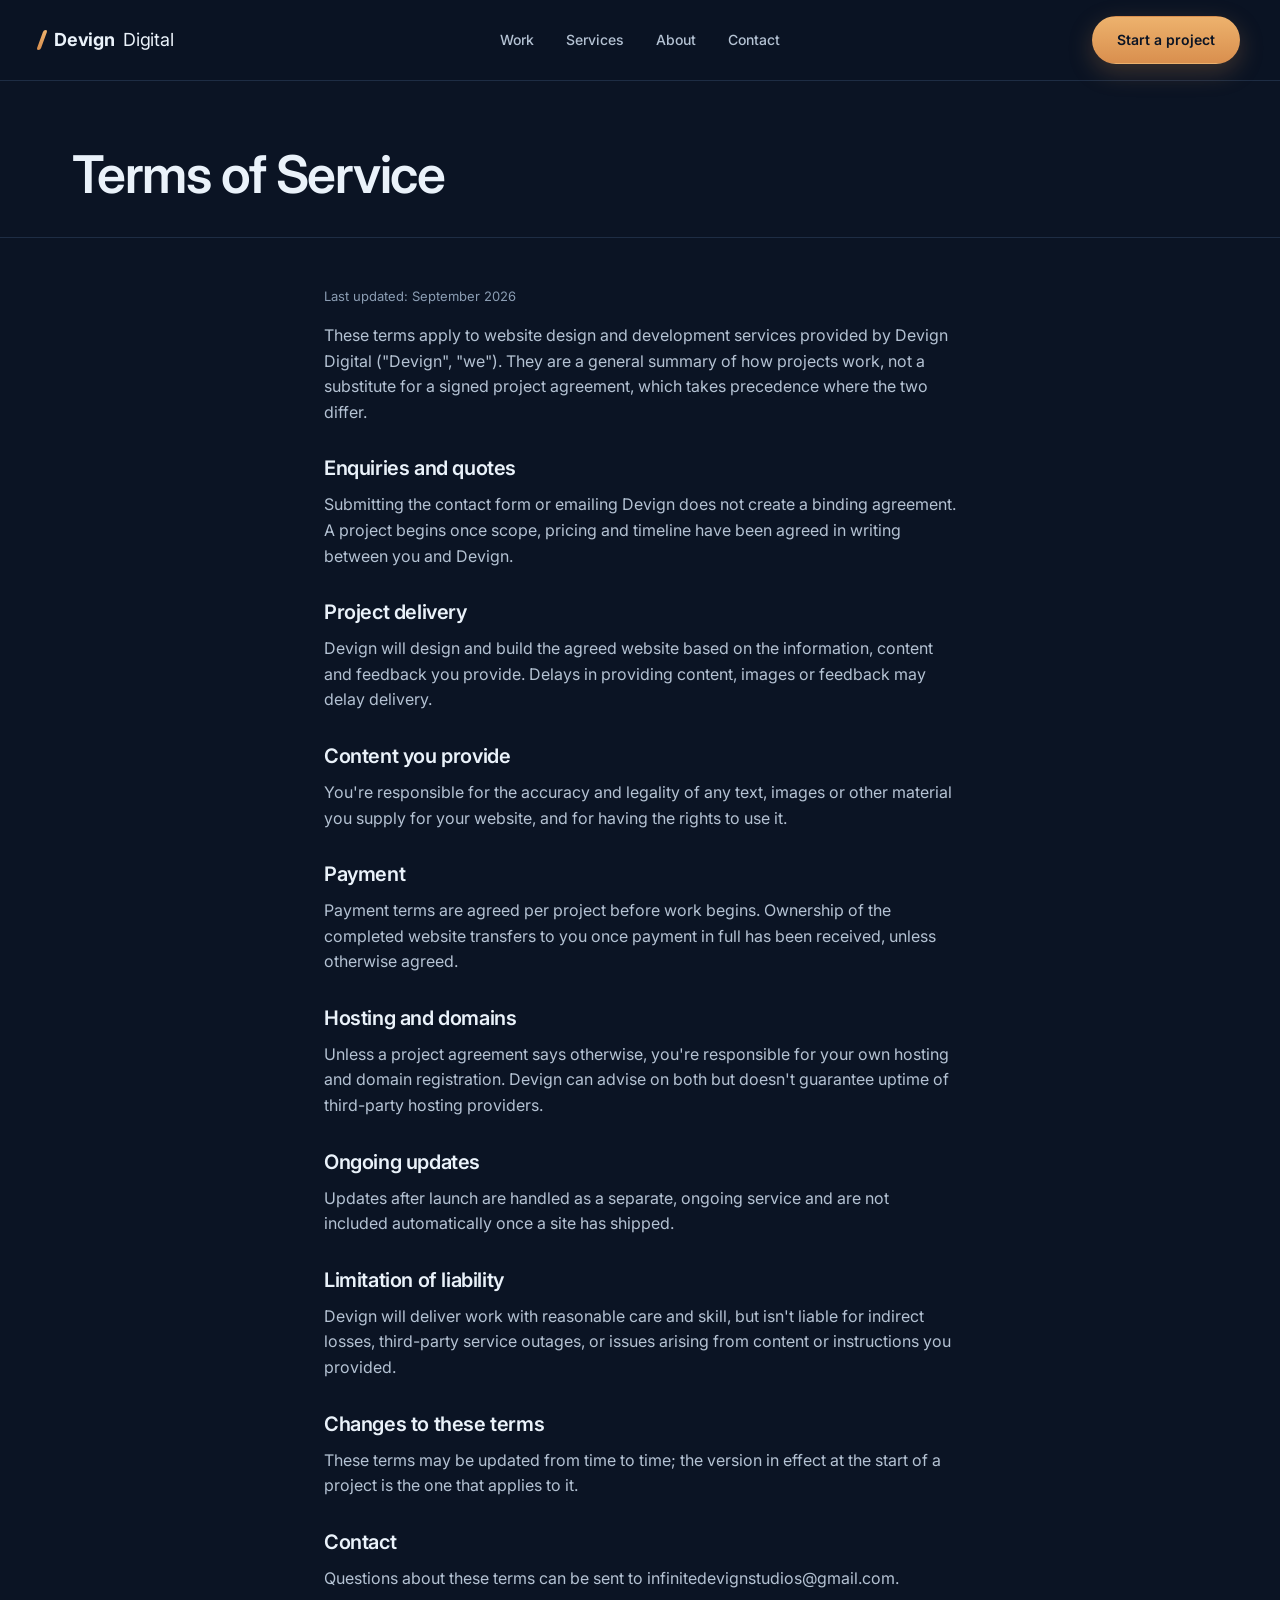
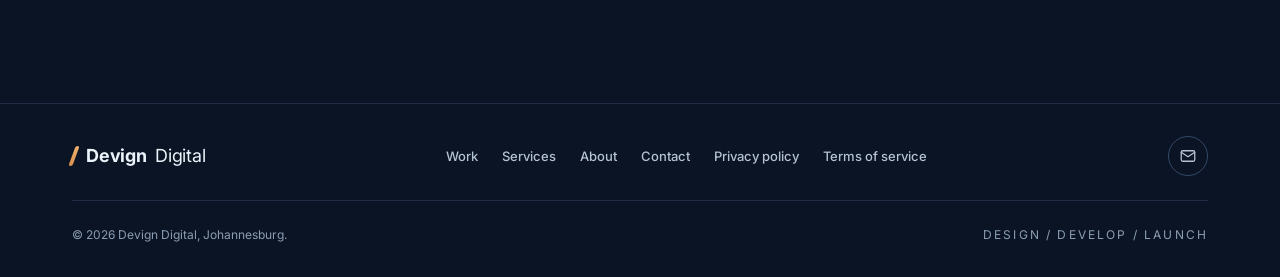
<file: terms.html>
<!DOCTYPE html>
<html lang="en">
<head>
  <meta charset="UTF-8" />
  <meta name="viewport" content="width=device-width, initial-scale=1.0" />
  <title>Terms of Service — Devign Digital</title>
  <meta name="description" content="Terms governing website design and development services provided by Devign Digital." />
  <link rel="canonical" href="https://devigndigital.co.za/terms.html" />
  <link rel="icon" href="data:image/svg+xml,%3Csvg xmlns='http://www.w3.org/2000/svg' viewBox='0 0 100 100'%3E%3Crect width='100' height='100' fill='%230B1424'/%3E%3Ctext x='50' y='68' font-size='60' fill='%23F3EEE3' text-anchor='middle' font-family='Georgia,serif'%3ED%3C/text%3E%3C/svg%3E" />
  <link rel="preconnect" href="https://fonts.googleapis.com">
  <link rel="preconnect" href="https://fonts.gstatic.com" crossorigin>
  <link href="https://fonts.googleapis.com/css2?family=Inter:wght@400;500;600;700&display=swap" rel="stylesheet">
  <link rel="stylesheet" href="css/style.css" />
</head>
<body>

  <header class="site-header">
    <div class="wrap nav">
      <a href="index.html" class="wordmark"><b>Devign</b> Digital</a>
      <ul class="nav-links">
        <li><a href="work.html">Work</a></li>
        <li><a href="services.html">Services</a></li>
        <li><a href="about.html">About</a></li>
        <li><a href="contact.html">Contact</a></li>
      </ul>
      <a href="contact.html" class="btn btn-solid nav-cta">Start a project</a>
      <button class="menu-toggle" id="menu-toggle" aria-label="Open menu" aria-expanded="false" aria-controls="mobile-panel">
        <span></span><span></span><span></span>
      </button>
    </div>
    <nav class="mobile-panel" id="mobile-panel">
      <a href="work.html">Work</a>
      <a href="services.html">Services</a>
      <a href="about.html">About</a>
      <a href="contact.html">Contact</a>
    </nav>
  </header>

  <main>
    <section class="page-header">
      <div class="wrap">
        <h1>Terms of Service</h1>
      </div>
    </section>

    <section class="wrap legal-body">
      <p class="updated">Last updated: September 2026</p>

      <p>These terms apply to website design and development services provided by Devign Digital ("Devign", "we"). They are a general summary of how projects work, not a substitute for a signed project agreement, which takes precedence where the two differ.</p>

      <h2>Enquiries and quotes</h2>
      <p>Submitting the contact form or emailing Devign does not create a binding agreement. A project begins once scope, pricing and timeline have been agreed in writing between you and Devign.</p>

      <h2>Project delivery</h2>
      <p>Devign will design and build the agreed website based on the information, content and feedback you provide. Delays in providing content, images or feedback may delay delivery.</p>

      <h2>Content you provide</h2>
      <p>You're responsible for the accuracy and legality of any text, images or other material you supply for your website, and for having the rights to use it.</p>

      <h2>Payment</h2>
      <p>Payment terms are agreed per project before work begins. Ownership of the completed website transfers to you once payment in full has been received, unless otherwise agreed.</p>

      <h2>Hosting and domains</h2>
      <p>Unless a project agreement says otherwise, you're responsible for your own hosting and domain registration. Devign can advise on both but doesn't guarantee uptime of third-party hosting providers.</p>

      <h2>Ongoing updates</h2>
      <p>Updates after launch are handled as a separate, ongoing service and are not included automatically once a site has shipped.</p>

      <h2>Limitation of liability</h2>
      <p>Devign will deliver work with reasonable care and skill, but isn't liable for indirect losses, third-party service outages, or issues arising from content or instructions you provided.</p>

      <h2>Changes to these terms</h2>
      <p>These terms may be updated from time to time; the version in effect at the start of a project is the one that applies to it.</p>

      <h2>Contact</h2>
      <p>Questions about these terms can be sent to infinitedevignstudios@gmail.com.</p>
    </section>
  </main>

  <footer class="site-footer">
    <div class="wrap">
      <div class="footer-top">
        <a href="index.html" class="wordmark"><b>Devign</b> Digital</a>
        <nav class="footer-nav" aria-label="Footer">
          <a href="work.html">Work</a>
          <a href="services.html">Services</a>
          <a href="about.html">About</a>
          <a href="contact.html">Contact</a>
          <a href="privacy.html">Privacy policy</a>
          <a href="terms.html">Terms of service</a>
        </nav>
        <a class="footer-mail" href="mailto:infinitedevignstudios@gmail.com" aria-label="Email Devign Digital">
          <svg viewBox="0 0 24 24" aria-hidden="true"><rect x="3" y="5" width="18" height="14" rx="2"/><path d="M3 7l9 6 9-6"/></svg>
        </a>
      </div>
      <div class="footer-bottom">
        <span>© 2026 Devign Digital, Johannesburg.</span>
        <span class="tag">Design / Develop / Launch</span>
      </div>
    </div>
  </footer>

  <script src="js/script.js"></script>
</body>
</html>
</file>
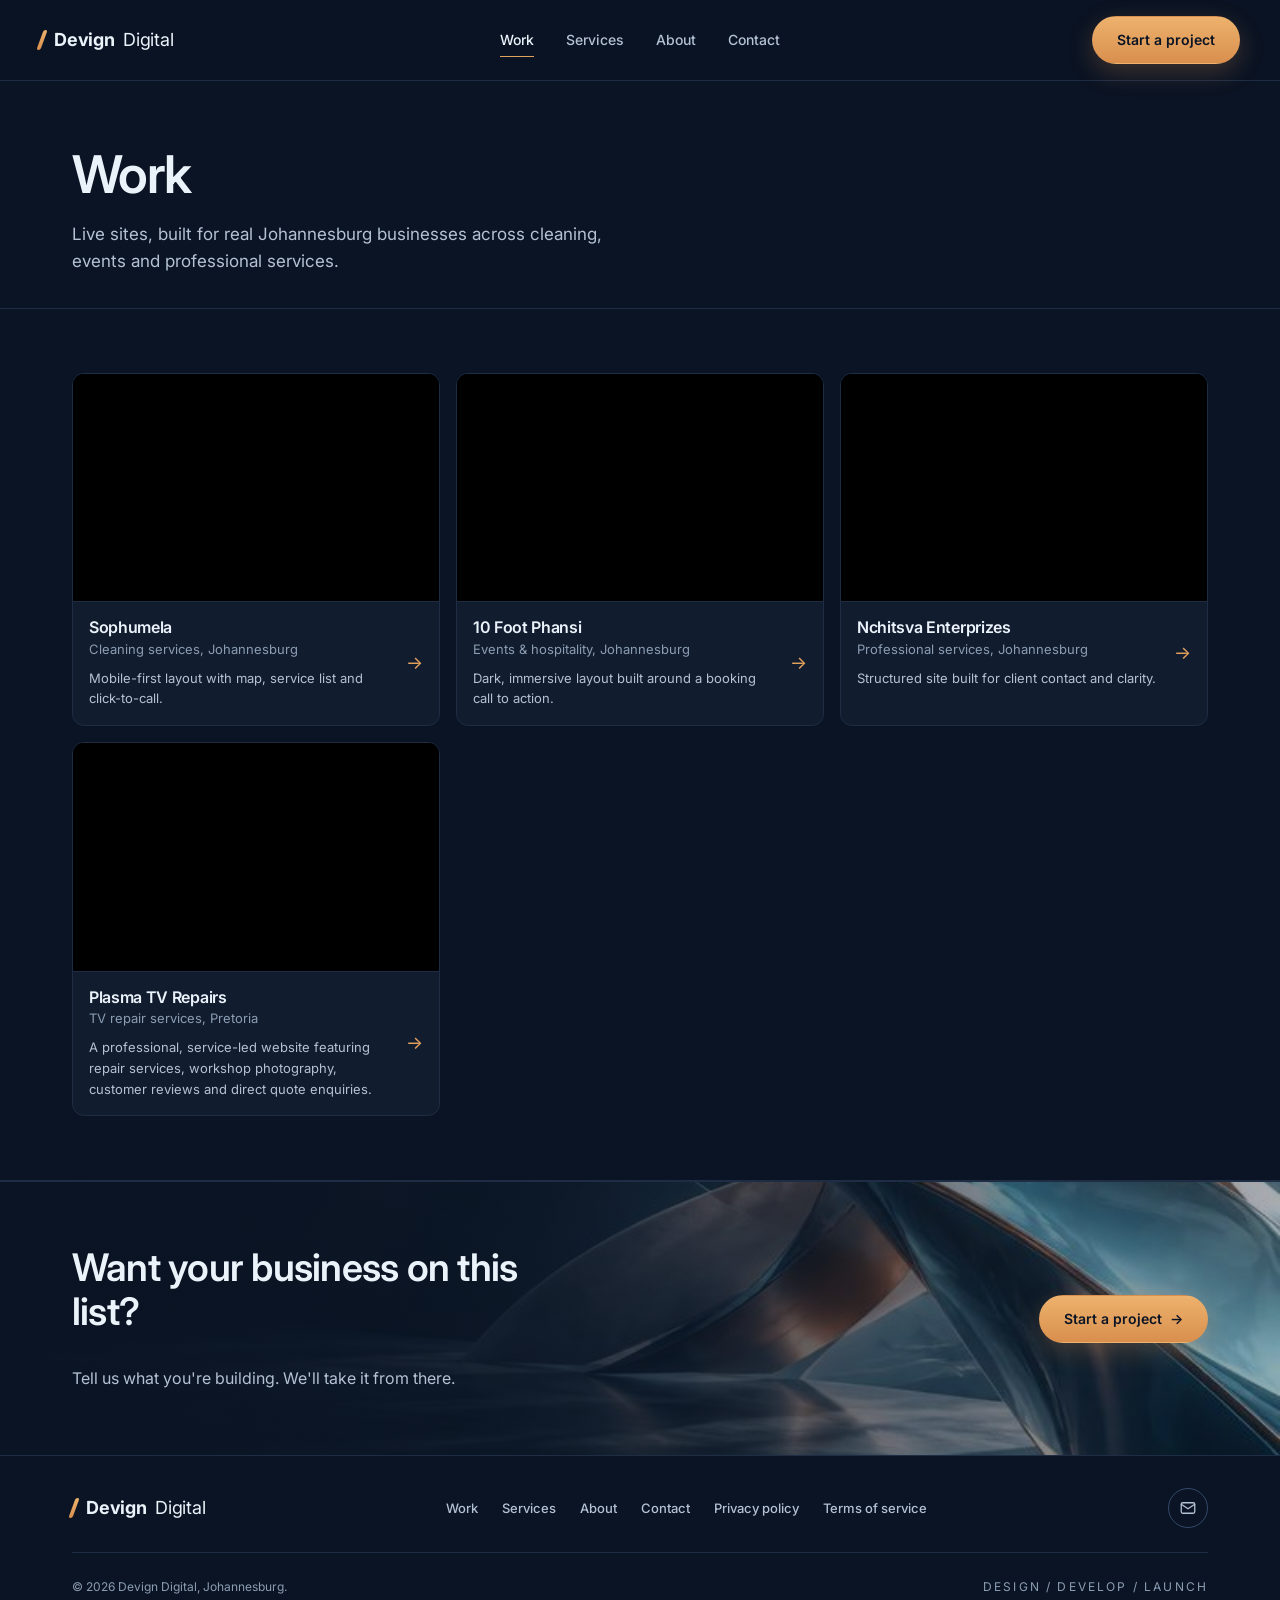
<file: work.html>
<!DOCTYPE html>
<html lang="en">
<head>
  <meta charset="UTF-8" />
  <meta name="viewport" content="width=device-width, initial-scale=1.0" />
  <title>Work — Devign Digital</title>
  <meta name="description" content="Live websites Devign Digital has designed and built for Johannesburg businesses in cleaning, events and professional services." />
  <link rel="canonical" href="https://devigndigital.co.za/work.html" />
  <link rel="icon" href="data:image/svg+xml,%3Csvg xmlns='http://www.w3.org/2000/svg' viewBox='0 0 100 100'%3E%3Crect width='100' height='100' fill='%230B1424'/%3E%3Ctext x='50' y='68' font-size='60' fill='%23F3EEE3' text-anchor='middle' font-family='Georgia,serif'%3ED%3C/text%3E%3C/svg%3E" />
  <link rel="preconnect" href="https://fonts.googleapis.com">
  <link rel="preconnect" href="https://fonts.gstatic.com" crossorigin>
  <link href="https://fonts.googleapis.com/css2?family=Inter:wght@400;500;600;700&display=swap" rel="stylesheet">
  <link rel="stylesheet" href="css/style.css" />
</head>
<body>

  <header class="site-header">
    <div class="wrap nav">
      <a href="index.html" class="wordmark"><b>Devign</b> Digital</a>
      <ul class="nav-links">
        <li><a href="work.html" aria-current="page">Work</a></li>
        <li><a href="services.html">Services</a></li>
        <li><a href="about.html">About</a></li>
        <li><a href="contact.html">Contact</a></li>
      </ul>
      <a href="contact.html" class="btn btn-solid nav-cta">Start a project</a>
      <button class="menu-toggle" id="menu-toggle" aria-label="Open menu" aria-expanded="false" aria-controls="mobile-panel">
        <span></span><span></span><span></span>
      </button>
    </div>
    <nav class="mobile-panel" id="mobile-panel">
      <a href="work.html">Work</a>
      <a href="services.html">Services</a>
      <a href="about.html">About</a>
      <a href="contact.html">Contact</a>
    </nav>
  </header>

  <main>
    <section class="page-header">
      <div class="wrap">
        <h1>Work</h1>
        <p>Live sites, built for real Johannesburg businesses across cleaning, events and professional services.</p>
      </div>
    </section>

    <section class="section">
      <div class="wrap">
        <div class="case-grid">
          <article class="case">
            <div class="case-media">
              <div class="case-frame-wrap shot" data-base="1280">
                <iframe src="https://keyayco.github.io/sophumela/" title="Sophumela site preview" loading="lazy" tabindex="-1" sandbox="allow-scripts allow-same-origin"></iframe>
              </div>
            </div>
            <div class="case-body">
              <div>
                <h3><a href="https://keyayco.github.io/sophumela/" target="_blank" rel="noopener">Sophumela</a></h3>
                <p>Cleaning services, Johannesburg</p>
          <p class="more">Mobile-first layout with map, service list and click-to-call.</p>
              </div>
              <span class="case-arrow" aria-hidden="true">&rarr;</span>
            </div>
          </article>
          <article class="case">
            <div class="case-media">
              <div class="case-frame-wrap shot" data-base="1280">
                <iframe src="https://10footphansi.netlify.app" title="10 Foot Phansi site preview" loading="lazy" tabindex="-1" sandbox="allow-scripts allow-same-origin"></iframe>
              </div>
            </div>
            <div class="case-body">
              <div>
                <h3><a href="https://10footphansi.netlify.app" target="_blank" rel="noopener">10 Foot Phansi</a></h3>
                <p>Events &amp; hospitality, Johannesburg</p>
          <p class="more">Dark, immersive layout built around a booking call to action.</p>
              </div>
              <span class="case-arrow" aria-hidden="true">&rarr;</span>
            </div>
          </article>
          <article class="case">
            <div class="case-media">
              <div class="case-frame-wrap shot" data-base="1280">
                <iframe src="https://keyayco.github.io/nchitsva-enterprizes/" title="Nchitsva Enterprizes site preview" loading="lazy" tabindex="-1" sandbox="allow-scripts allow-same-origin"></iframe>
              </div>
            </div>
            <div class="case-body">
              <div>
                <h3><a href="https://keyayco.github.io/nchitsva-enterprizes/" target="_blank" rel="noopener">Nchitsva Enterprizes</a></h3>
                <p>Professional services, Johannesburg</p>
          <p class="more">Structured site built for client contact and clarity.</p>
              </div>
              <span class="case-arrow" aria-hidden="true">&rarr;</span>
            </div>
          </article>
          <article class="case">
            <div class="case-media">
              <div class="case-frame-wrap shot" data-base="1280">
                <iframe src="https://keyayco.github.io/plasma-tv-repairs/" title="Plasma TV Repairs site preview" loading="lazy" tabindex="-1" sandbox="allow-scripts allow-same-origin"></iframe>
              </div>
            </div>
            <div class="case-body">
              <div>
                <h3><a href="https://keyayco.github.io/plasma-tv-repairs/" target="_blank" rel="noopener">Plasma TV Repairs</a></h3>
                <p>TV repair services, Pretoria</p>
                <p class="more">A professional, service-led website featuring repair services, workshop photography, customer reviews and direct quote enquiries.</p>
              </div>
              <span class="case-arrow" aria-hidden="true">&rarr;</span>
            </div>
          </article>
        </div>
      </div>
    </section>

    <section class="cta-band">
      <div class="wrap">
        <h2>Want your business on this list?</h2>
        <p>Tell us what you're building. We'll take it from there.</p>
        <a href="contact.html" class="btn btn-solid">Start a project</a>
      </div>
    </section>
  </main>

  <footer class="site-footer">
    <div class="wrap">
      <div class="footer-top">
        <a href="index.html" class="wordmark"><b>Devign</b> Digital</a>
        <nav class="footer-nav" aria-label="Footer">
          <a href="work.html">Work</a>
          <a href="services.html">Services</a>
          <a href="about.html">About</a>
          <a href="contact.html">Contact</a>
          <a href="privacy.html">Privacy policy</a>
          <a href="terms.html">Terms of service</a>
        </nav>
        <a class="footer-mail" href="mailto:infinitedevignstudios@gmail.com" aria-label="Email Devign Digital">
          <svg viewBox="0 0 24 24" aria-hidden="true"><rect x="3" y="5" width="18" height="14" rx="2"/><path d="M3 7l9 6 9-6"/></svg>
        </a>
      </div>
      <div class="footer-bottom">
        <span>© 2026 Devign Digital, Johannesburg.</span>
        <span class="tag">Design / Develop / Launch</span>
      </div>
    </div>
  </footer>

  <script src="js/script.js"></script>
</body>
</html>
</file>
<file: css/style.css>
/* ============================================================
   DEVIGN DIGITAL — style.css
   Premium dark-tech: midnight navy, graphite slate, electric blue, copper CTAs.
   Design tokens first, then components. Mobile-first.
============================================================ */

*,*::before,*::after { box-sizing:border-box; margin:0; padding:0; }

:root {
  /* colour (design-system baseline) */
  --bg:#0B1424;            /* Midnight Navy */
  --surface:#0F1B30;
  --card:rgba(36,52,75,.28);
  --slate:#24344B;         /* Slate Blue: borders */
  --text:#EAF2FA;          /* Ice White */
  --text-2:#B4C2D3; --text-3:#8B9DB3;
  --line:#1E2D44; --line-strong:#33496A;
  --blue:#176BFF; --blue-text:#5B9BFF;   /* Electric Blue + lighter tint for text */
  --copper:#C8794A; --copper-light:#E3A15E;
  --gold:#F2B84B;
  --ink:#0B1424;
  --grad-cta:linear-gradient(180deg,#EDB26D 0%,#D98F4E 100%);
  /* type */
  --font:'Inter',-apple-system,'Segoe UI',sans-serif;
  /* space + shape */
  --s1:4px; --s2:8px; --s3:12px; --s4:16px; --s5:24px; --s6:32px; --s7:48px; --s8:64px; --s9:96px;
  --r-sm:8px; --r-md:12px; --r-lg:16px;
  --max:1200px;
  --ease:cubic-bezier(.2,.7,.2,1);
}

html { scroll-behavior:smooth; }
body { background:var(--bg); color:var(--text); font-family:var(--font); font-size:16px; line-height:1.6; -webkit-font-smoothing:antialiased; overflow-x:hidden; }

@media (prefers-reduced-motion:reduce) {
  html { scroll-behavior:auto; }
  *,*::before,*::after { animation-duration:.001ms !important; animation-iteration-count:1 !important; transition-duration:.001ms !important; }
  .reveal { opacity:1 !important; transform:none !important; }
}

a { color:inherit; }
:focus-visible { outline:2px solid var(--blue-text); outline-offset:3px; border-radius:4px; }
.wrap { max-width:var(--max); margin:0 auto; padding:0 var(--s5); }
@media (min-width:700px){ .wrap{ padding:0 var(--s6); } }

h1,h2,h3 { font-family:var(--font); font-weight:600; letter-spacing:-.02em; line-height:1.15; color:var(--text); }
.accent { color:var(--blue-text); }

/* ============ HEADER ============ */
.site-header { position:sticky; top:0; z-index:100; background:rgba(11,20,36,.94); border-bottom:1px solid var(--line); }
.nav { display:flex; align-items:center; justify-content:space-between; padding:var(--s4) 0; }
.wordmark { display:inline-flex; align-items:center; gap:var(--s2); font-size:18px; font-weight:400; text-decoration:none; color:var(--text); letter-spacing:-.01em; }
.wordmark b { font-weight:700; }
.wordmark::before { content:''; width:4px; height:20px; border-radius:2px; background:var(--grad-cta); transform:skewX(-20deg); margin-right:2px; }
.nav-links { display:flex; align-items:center; gap:var(--s6); list-style:none; }
.nav-links a { text-decoration:none; font-size:14px; font-weight:500; color:var(--text-2); padding:var(--s2) 0; border-bottom:1.5px solid transparent; transition:color .2s var(--ease), border-color .2s var(--ease); }
.nav-links a:hover { color:var(--text); }
.nav-links a[aria-current="page"] { color:var(--text); border-bottom-color:var(--copper-light); }

.btn { display:inline-flex; align-items:center; gap:var(--s2); font-family:var(--font); font-size:14px; font-weight:600; text-decoration:none; padding:12px 24px; border-radius:999px; border:1px solid transparent; cursor:pointer; transition:transform .2s var(--ease), filter .2s var(--ease), background-color .2s var(--ease), border-color .2s var(--ease); }
.btn:active { transform:scale(.97); }
.btn-solid { background:var(--grad-cta); color:var(--ink); box-shadow:0 8px 24px rgba(217,143,78,.25); }
.btn-solid:hover { filter:brightness(1.08); transform:translateY(-1px); }
.btn-outline { border-color:var(--line-strong); color:var(--text); background:rgba(11,20,36,.35); }
.btn-outline:hover { border-color:var(--text-2); background:var(--card); }
.nav-cta { display:none; }

.menu-toggle { display:flex; flex-direction:column; gap:5px; background:var(--card); border:1px solid var(--line-strong); border-radius:var(--r-sm); cursor:pointer; padding:12px; }
.menu-toggle span { width:20px; height:2px; border-radius:2px; background:var(--text); display:block; }
.mobile-panel { display:none; flex-direction:column; gap:var(--s2); padding:var(--s4) var(--s5) var(--s5); border-top:1px solid var(--line); background:var(--bg); }
.mobile-panel.open { display:flex; }
.mobile-panel a { text-decoration:none; font-size:20px; font-weight:600; padding:var(--s2) 0; color:var(--text); }
.mobile-panel a:hover { color:var(--copper-light); }
@media (max-width:899px){ .nav-links{ display:none; } }
@media (min-width:900px){
  .menu-toggle{ display:none; }
  .nav { display:grid; grid-template-columns:1fr auto 1fr; }
  .nav-cta { display:inline-flex; justify-self:end; }
}

/* ============ HERO ============ */
.hero { position:relative; isolation:isolate; padding:var(--s8) 0; border-bottom:1px solid var(--line);
  background:
    linear-gradient(180deg, rgba(11,20,36,.82) 0%, rgba(11,20,36,.62) 50%, rgba(11,20,36,.92) 100%),
    url("../assets/hero-sm.jpg") 72% center / cover no-repeat;
  background-color:#0B1424; }
.hero-inner { max-width:620px; }
.hero h1 { font-size:clamp(38px,9vw,60px); line-height:1.08; letter-spacing:-.03em; opacity:0; transform:translateY(14px); animation:rise .7s var(--ease) .05s forwards; }
.hero-sub { font-size:17px; color:var(--text-2); max-width:44ch; margin:var(--s5) 0 var(--s6); opacity:0; transform:translateY(14px); animation:rise .7s var(--ease) .15s forwards; }
.hero-actions { display:flex; gap:var(--s3); flex-wrap:wrap; opacity:0; transform:translateY(14px); animation:rise .7s var(--ease) .25s forwards; }
.hero-status { display:flex; gap:var(--s2); align-items:flex-start; font-size:13px; color:var(--text-2); max-width:46ch; margin-top:var(--s5); }
.hero-status .dot { flex:none; width:8px; height:8px; margin-top:7px; border-radius:50%; background:var(--copper-light); }
@keyframes rise { to{ opacity:1; transform:none; } }
@media (min-width:960px){
  .hero { padding:var(--s9) 0 112px; min-height:560px; display:flex; align-items:center;
    background:
      linear-gradient(90deg, rgba(11,20,36,.96) 0%, rgba(11,20,36,.78) 36%, rgba(11,20,36,0) 72%),
      url("../assets/hero.jpg") center right / cover no-repeat;
    background-color:#0B1424; }
  .hero .wrap { width:100%; }
}

/* ============ SECTIONS ============ */
.section { padding:var(--s8) 0; border-bottom:1px solid var(--line); }
.split { display:grid; gap:var(--s6); }
@media (min-width:960px){ .split { grid-template-columns:minmax(240px,300px) 1fr; gap:var(--s8); align-items:start; } }

.eyebrow { display:flex; align-items:center; gap:var(--s3); font-size:11px; font-weight:600; letter-spacing:.18em; text-transform:uppercase; color:var(--text-2); margin-bottom:var(--s4); }
.eyebrow::after { content:''; width:96px; height:1px; background:var(--line-strong); }
.sec-intro h2 { font-size:clamp(26px,3.4vw,34px); margin-bottom:var(--s4); }
.sec-intro p { color:var(--text-2); font-size:15px; max-width:34ch; margin-bottom:var(--s5); }
.text-link { display:inline-flex; gap:var(--s2); font-size:14px; font-weight:600; color:var(--copper-light); text-decoration:none; border-bottom:1px solid transparent; }
.text-link:hover { border-bottom-color:var(--copper-light); }

/* ============ SERVICES ============ */
.svc-grid { display:grid; gap:var(--s4); }
@media (min-width:600px){ .svc-grid { grid-template-columns:repeat(2,1fr); } }
.svc-card { background:var(--card); border:1px solid var(--line); border-radius:var(--r-md); padding:var(--s5); transition:border-color .2s var(--ease), background-color .2s var(--ease); }
.svc-card:hover { border-color:var(--line-strong); background:rgba(36,52,75,.4); }
.icon { width:28px; height:28px; fill:none; stroke:var(--copper-light); stroke-width:1.7; stroke-linecap:round; stroke-linejoin:round; margin-bottom:var(--s4); display:block; }
.svc-card h3 { font-size:18px; margin-bottom:var(--s2); }
.svc-card p { color:var(--text-2); font-size:14px; }

/* ============ SCALED LIVE PREVIEWS ============ */
.shot { position:relative; overflow:hidden; }
.shot iframe { position:absolute; top:0; left:0; width:1280px; height:800px; border:none; transform-origin:0 0; pointer-events:none; background:#000; }

/* ============ PROJECT CARDS ============ */
.case-grid { display:grid; gap:var(--s4); }
@media (min-width:640px){ .case-grid { grid-template-columns:repeat(2,1fr); } }
@media (min-width:1100px){ .case-grid { grid-template-columns:repeat(3,1fr); } }
.case { position:relative; display:flex; flex-direction:column; background:var(--card); border:1px solid var(--line); border-radius:var(--r-md); overflow:hidden; transition:border-color .2s var(--ease), transform .2s var(--ease); }
.case:hover { border-color:var(--copper-light); transform:translateY(-3px); }
.case-media { position:relative; aspect-ratio:16/10; background:#000; border-bottom:1px solid var(--line); }
.case-media .shot { position:absolute; inset:0; }
.case-body { display:flex; justify-content:space-between; align-items:center; gap:var(--s3); padding:var(--s4); }
.case-body h3 { font-size:16px; margin-bottom:2px; }
.case-body h3 a { text-decoration:none; color:inherit; }
.case-body h3 a::after { content:''; position:absolute; inset:0; z-index:2; }
.case-body p { color:var(--text-3); font-size:13px; }
.case-body .more { margin-top:var(--s2); font-size:13px; color:var(--text-2); }
.case-arrow { color:var(--copper-light); font-size:18px; transition:transform .2s var(--ease); }
.case:hover .case-arrow { transform:translateX(4px); }

/* ============ PROCESS ============ */
.steps { display:grid; gap:var(--s6); }
@media (min-width:600px){ .steps { grid-template-columns:repeat(2,1fr); } }
@media (min-width:1000px){ .steps { grid-template-columns:repeat(4,1fr); gap:var(--s5); } }
.step { position:relative; }
.step-icon { position:relative; z-index:1; width:48px; height:48px; border-radius:50%; border:1.5px solid var(--copper-light); background:var(--bg); display:grid; place-items:center; margin-bottom:var(--s4); }
.step-icon .icon { width:22px; height:22px; margin:0; }
@media (min-width:1000px){
  .step:not(:last-child)::before { content:''; position:absolute; top:24px; left:56px; right:-12px; height:1px; background:linear-gradient(90deg,var(--copper-light),rgba(227,161,94,.25)); }
}
.step h3 { font-size:17px; margin-bottom:var(--s2); display:flex; gap:var(--s2); align-items:baseline; }
.step h3 .n { font-size:13px; color:var(--copper-light); font-variant-numeric:tabular-nums; font-weight:600; }
.step p { color:var(--text-2); font-size:14px; max-width:26ch; }

/* ============ WHY DEVIGN PANEL ============ */
.why-panel { background:var(--card); border:1px solid var(--line); border-radius:var(--r-lg); padding:var(--s6); }
.why-panel::before { content:'\201C'; display:block; font-size:64px; line-height:.8; color:var(--copper-light); font-weight:700; margin-bottom:var(--s3); }
.why-panel p { color:var(--text-2); font-size:16px; margin-bottom:var(--s4); max-width:62ch; }
.why-panel p:first-of-type { color:var(--text); font-size:20px; font-weight:500; line-height:1.4; }
.why-panel p:last-child { margin-bottom:0; }
@media (min-width:700px){ .why-panel { padding:var(--s7); } }

/* ============ SERVICES PAGE ROWS ============ */
.service-row { display:grid; gap:var(--s2); padding:var(--s5) var(--s4); border-top:1px solid var(--line); align-items:baseline; transition:background-color .2s var(--ease); }
.service-row:last-child { border-bottom:1px solid var(--line); }
.service-row:hover { background:var(--card); }
.service-index { font-size:14px; font-weight:600; color:var(--copper-light); font-variant-numeric:tabular-nums; }
.service-row h3 { font-size:clamp(20px,2.6vw,24px); }
.service-row p { color:var(--text-2); max-width:52ch; font-size:15px; }
@media (min-width:760px){ .service-row { grid-template-columns:80px 1fr 1.3fr; gap:var(--s6); padding:var(--s5); } }

/* ============ PROSE (about) ============ */
.prose { max-width:64ch; }
.prose p { margin-bottom:var(--s4); color:var(--text-2); font-size:17px; }
.prose p:first-child { font-size:clamp(22px,3vw,28px); font-weight:600; line-height:1.3; color:var(--text); }
.prose a { color:var(--blue-text); }

/* ============ CTA BAND ============ */
.cta-band { position:relative; isolation:isolate; padding:var(--s8) 0; border-top:1px solid var(--line);
  background:
    linear-gradient(90deg, rgba(11,20,36,.96) 0%, rgba(11,20,36,.7) 55%, rgba(11,20,36,.35) 100%),
    url("../assets/hero-sm.jpg") center 70% / cover no-repeat;
  background-color:#0B1424; }
.cta-band .wrap { display:grid; gap:var(--s5); align-items:center; }
.cta-band h2 { font-size:clamp(26px,4vw,38px); max-width:20ch; }
.cta-band p { color:var(--text-2); max-width:46ch; margin-top:var(--s2); }
.cta-band .btn { justify-self:start; }
.cta-band .btn::after { content:'\2192'; }
@media (min-width:800px){
  .cta-band .wrap { grid-template-columns:1fr auto; column-gap:var(--s7); }
  .cta-band .btn { grid-column:2; grid-row:1 / span 2; }
}

/* ============ FOOTER ============ */
.site-footer { background:var(--bg); border-top:1px solid var(--line); padding:var(--s6) 0; }
.footer-top { display:flex; flex-direction:column; gap:var(--s5); align-items:flex-start; padding-bottom:var(--s5); border-bottom:1px solid var(--line); }
.footer-nav { display:flex; flex-wrap:wrap; gap:var(--s3) var(--s5); }
.footer-nav a { font-size:13px; font-weight:500; text-decoration:none; color:var(--text-2); transition:color .2s var(--ease); }
.footer-nav a:hover { color:var(--text); }
.footer-mail { display:inline-grid; place-items:center; width:40px; height:40px; border:1px solid var(--line-strong); border-radius:50%; color:var(--text-2); transition:color .2s var(--ease), border-color .2s var(--ease); }
.footer-mail:hover { color:var(--copper-light); border-color:var(--copper-light); }
.footer-mail svg { width:18px; height:18px; fill:none; stroke:currentColor; stroke-width:1.7; stroke-linecap:round; stroke-linejoin:round; }
.footer-bottom { display:flex; justify-content:space-between; flex-wrap:wrap; gap:var(--s3); padding-top:var(--s5); font-size:12px; color:var(--text-3); }
.footer-bottom .tag { letter-spacing:.18em; text-transform:uppercase; }
@media (min-width:900px){ .footer-top { flex-direction:row; align-items:center; justify-content:space-between; } }

/* ============ PAGE HEADER ============ */
.page-header { padding:var(--s8) 0 var(--s6); border-bottom:1px solid var(--line); }
.page-header h1 { font-size:clamp(34px,6vw,52px); max-width:16ch; letter-spacing:-.03em; }
.page-header p { color:var(--text-2); margin-top:var(--s4); max-width:50ch; font-size:17px; }
.page-main { padding:var(--s8) 0; }

/* ============ CONTACT ============ */
.contact-grid { display:grid; gap:var(--s7); }
.field { margin-bottom:var(--s5); }
.field label { display:block; font-size:13px; font-weight:600; color:var(--text); margin-bottom:var(--s2); }
.field input,.field select,.field textarea { width:100%; padding:12px var(--s4); border:1px solid var(--line-strong); background:var(--surface); border-radius:var(--r-sm); font-family:var(--font); font-size:16px; color:var(--text); transition:border-color .2s var(--ease); }
.field input:focus,.field select:focus,.field textarea:focus { outline:none; border-color:var(--blue-text); box-shadow:0 0 0 3px rgba(23,107,255,.3); }
.field textarea { resize:vertical; min-height:140px; }
.form-note { font-size:13px; color:var(--text-3); margin-top:var(--s4); }
.contact-info { background:var(--card); border:1px solid var(--line); border-radius:var(--r-lg); padding:var(--s6); align-self:start; }
.contact-info h3 { font-size:20px; margin-bottom:var(--s2); }
.contact-info p { color:var(--text-2); margin-bottom:var(--s4); }
.contact-info a.direct { font-weight:600; color:var(--copper-light); overflow-wrap:anywhere; }
@media (min-width:820px){ .contact-grid { grid-template-columns:1.2fr 1fr; gap:var(--s8); } }

/* ============ LEGAL ============ */
.legal-body { max-width:68ch; padding:var(--s7) var(--s5) var(--s9); }
.legal-body h2 { font-size:20px; margin:var(--s6) 0 var(--s3); }
.legal-body p,.legal-body li { color:var(--text-2); font-size:16px; margin-bottom:var(--s4); }
.legal-body ul { padding-left:var(--s5); }
.legal-body p.updated { color:var(--text-3); font-size:13px; }
.legal-body a { color:var(--blue-text); }

/* ============ REVEAL ============ */
.reveal { opacity:0; transform:translateY(16px); transition:opacity .6s var(--ease), transform .6s var(--ease); }
.reveal.visible { opacity:1; transform:none; }
</file>
